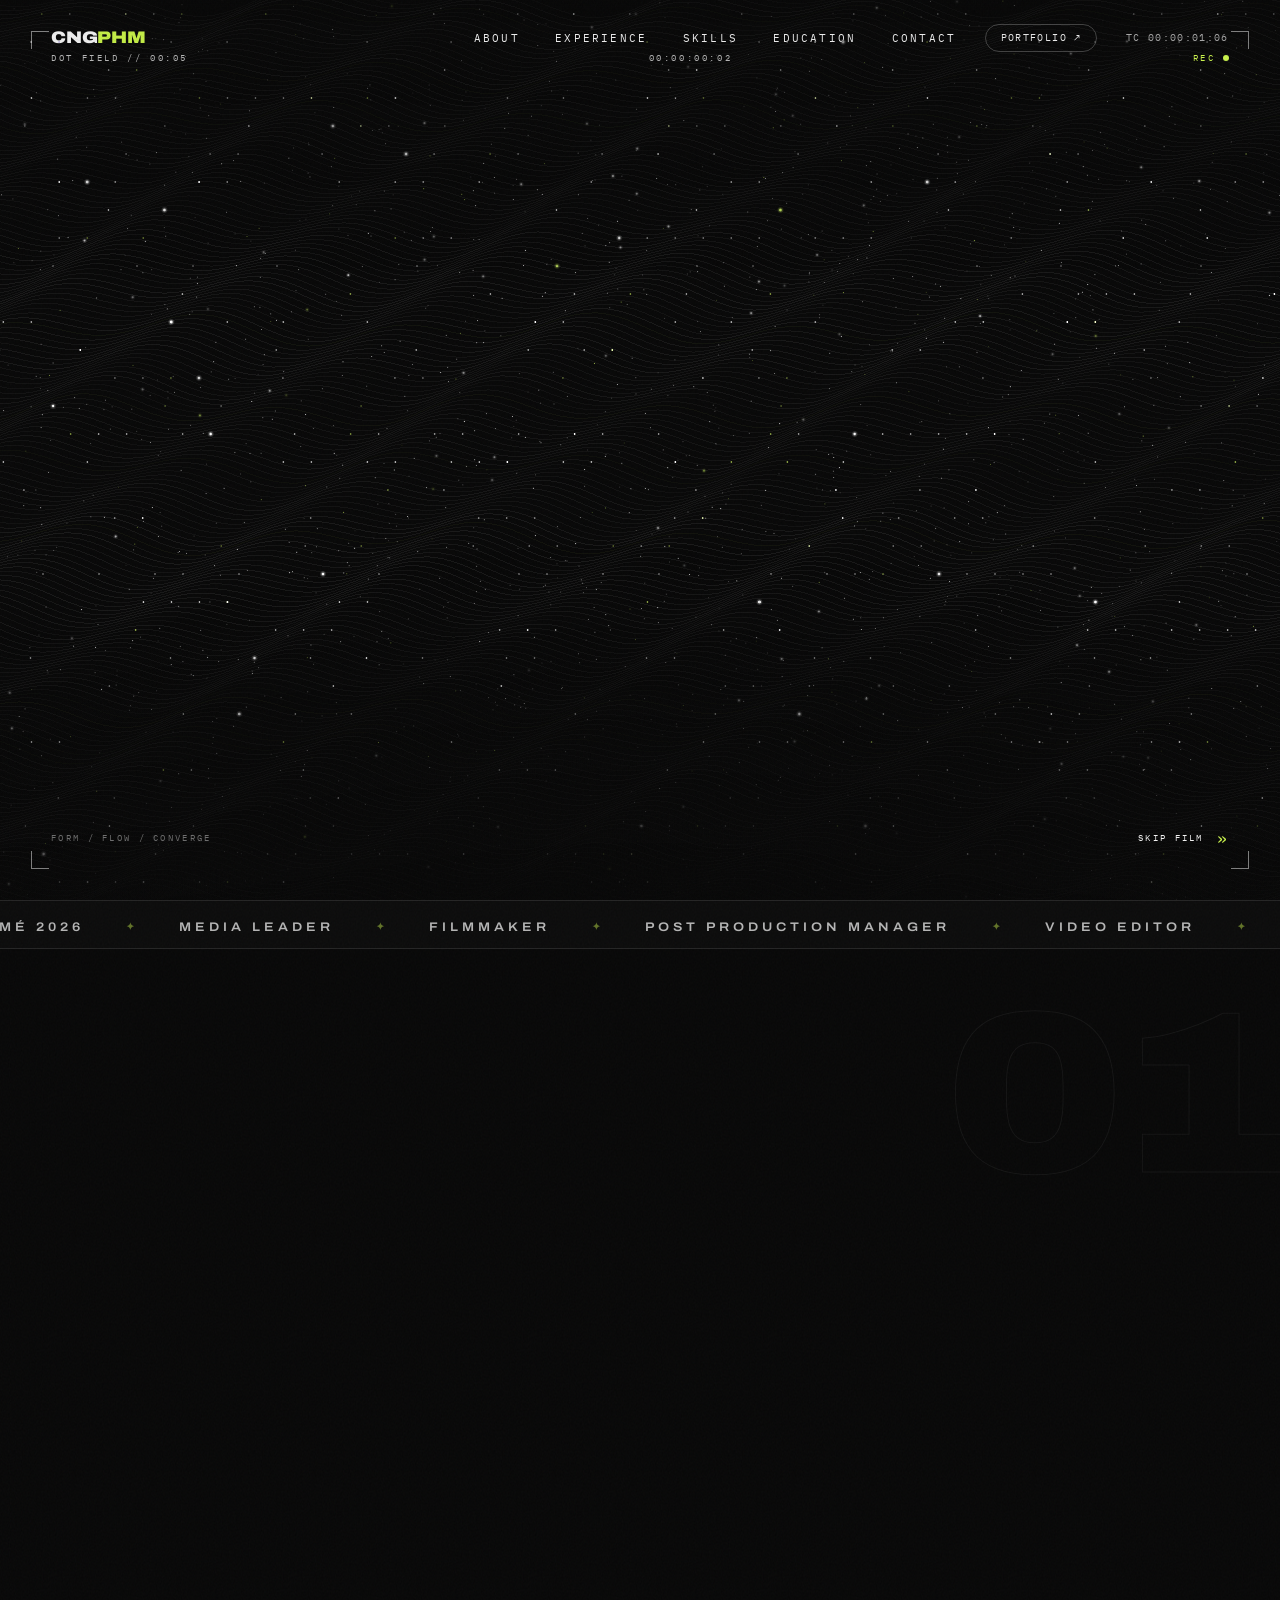
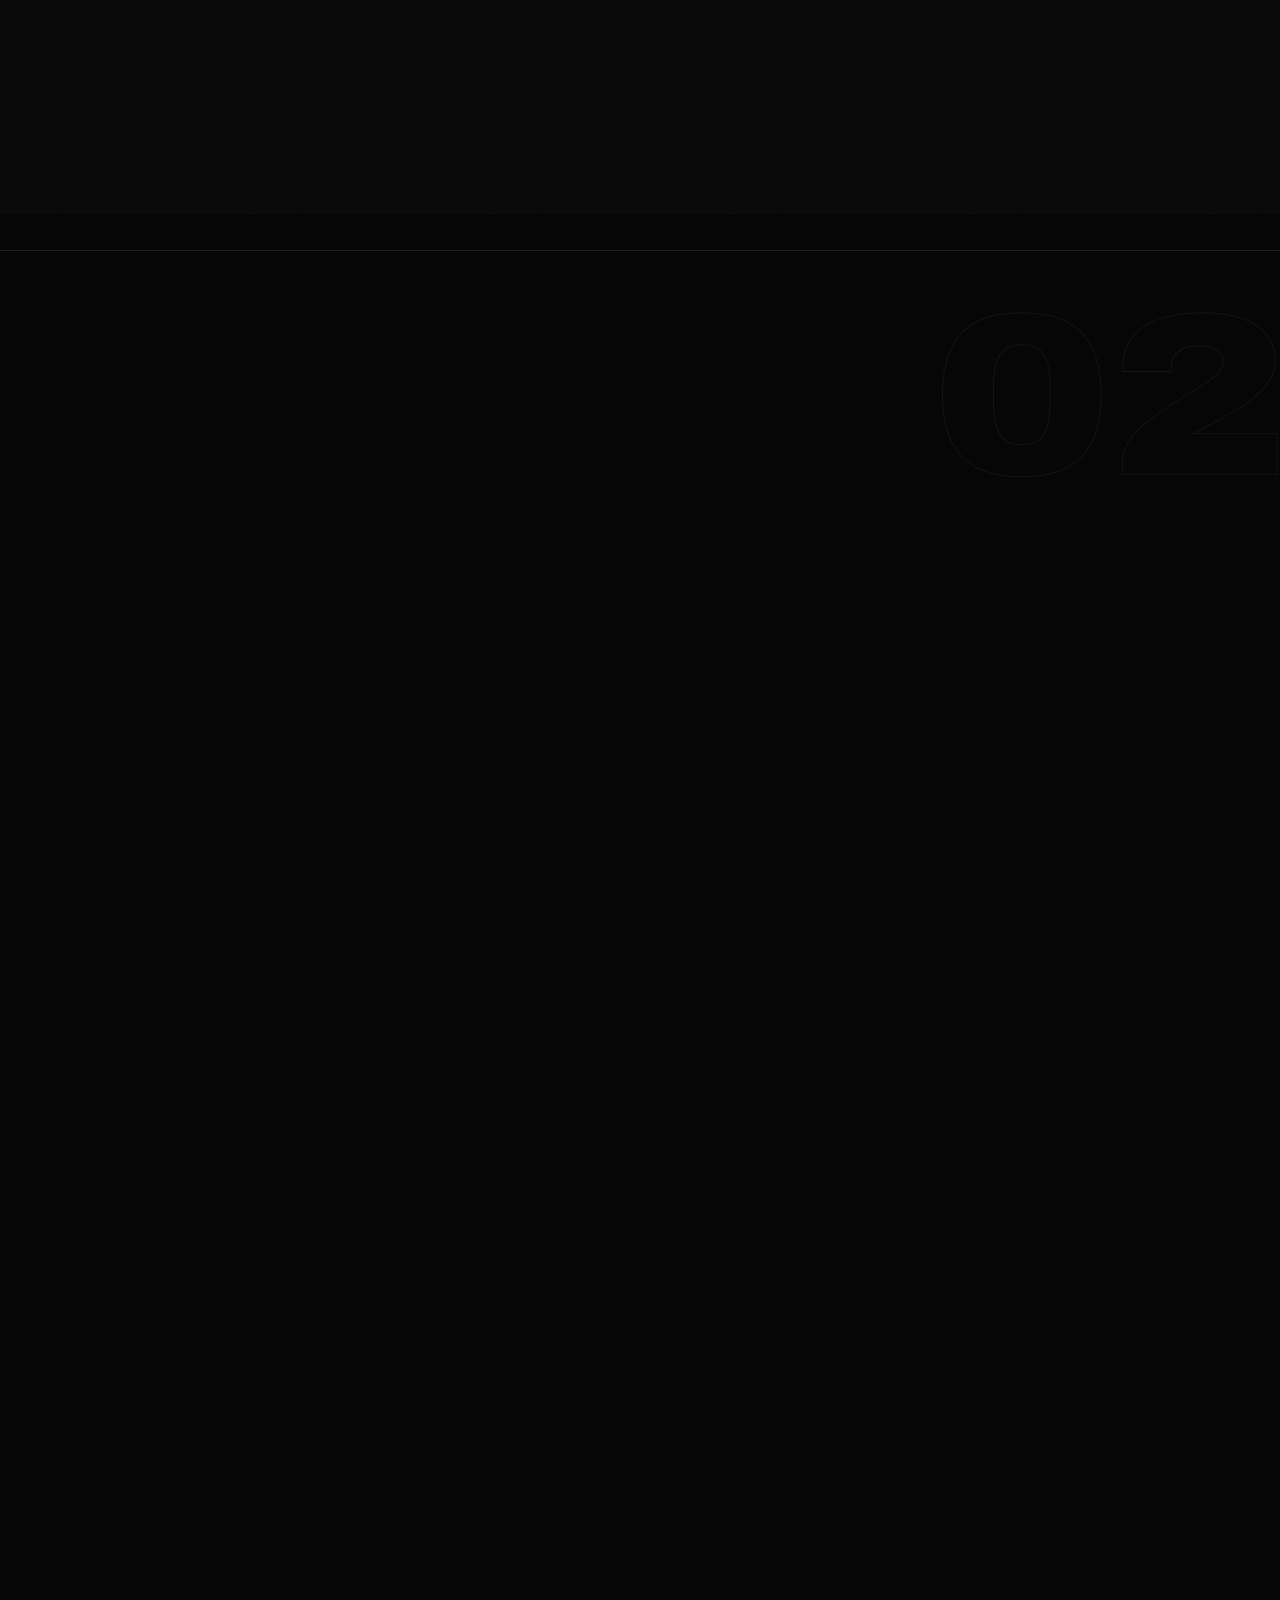
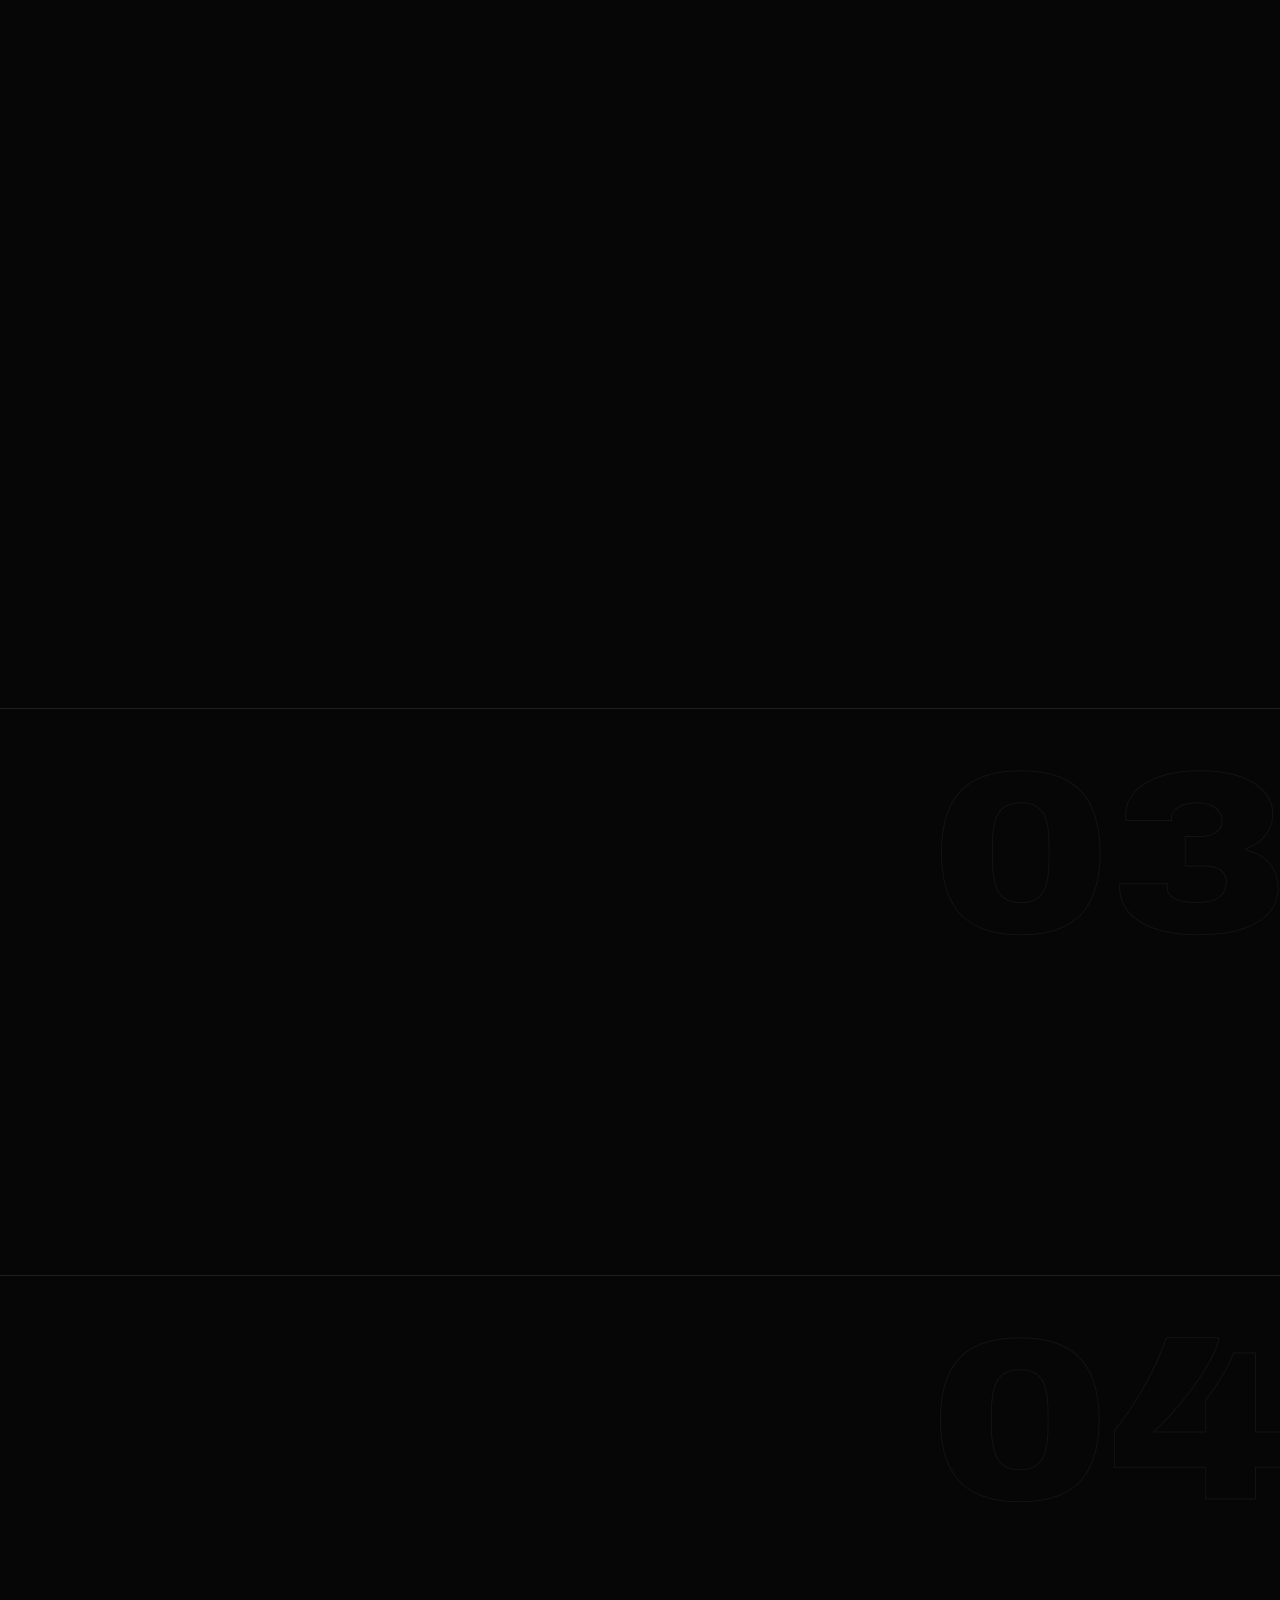
<file: resume/index.html>
<!DOCTYPE html>
<html lang="en">
<head>
  <meta charset="UTF-8">
  <meta http-equiv="refresh" content="0; url=/resumes/">
  <link rel="canonical" href="https://oddpig.io.vn/resumes/">
  <title>Redirecting to Résumé...</title>
</head>
<body style="background:#060606;color:#f4f4f4;font-family:sans-serif;display:grid;place-items:center;height:100vh;margin:0;">
  <p>Redirecting to <a href="/resumes/" style="color:#c9f24b;">Résumé</a>...</p>
</body>
</html>
</file>
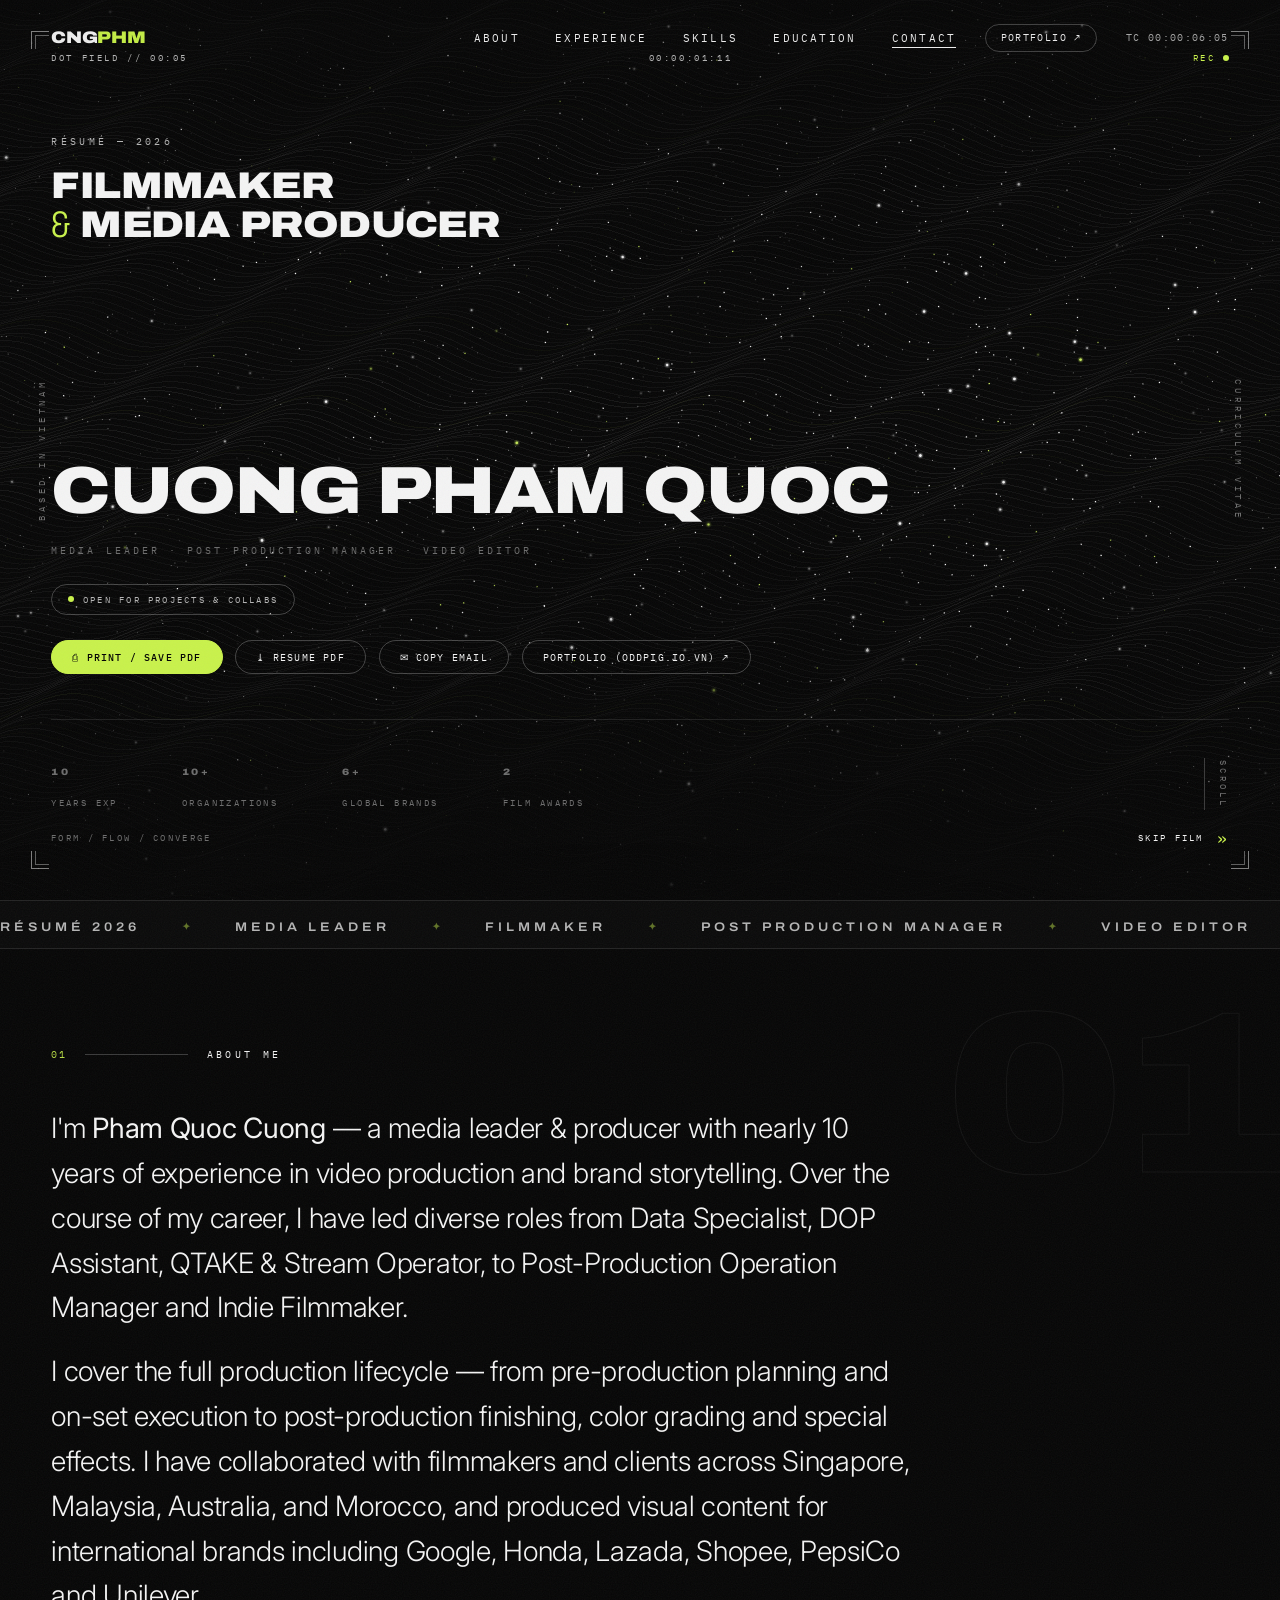
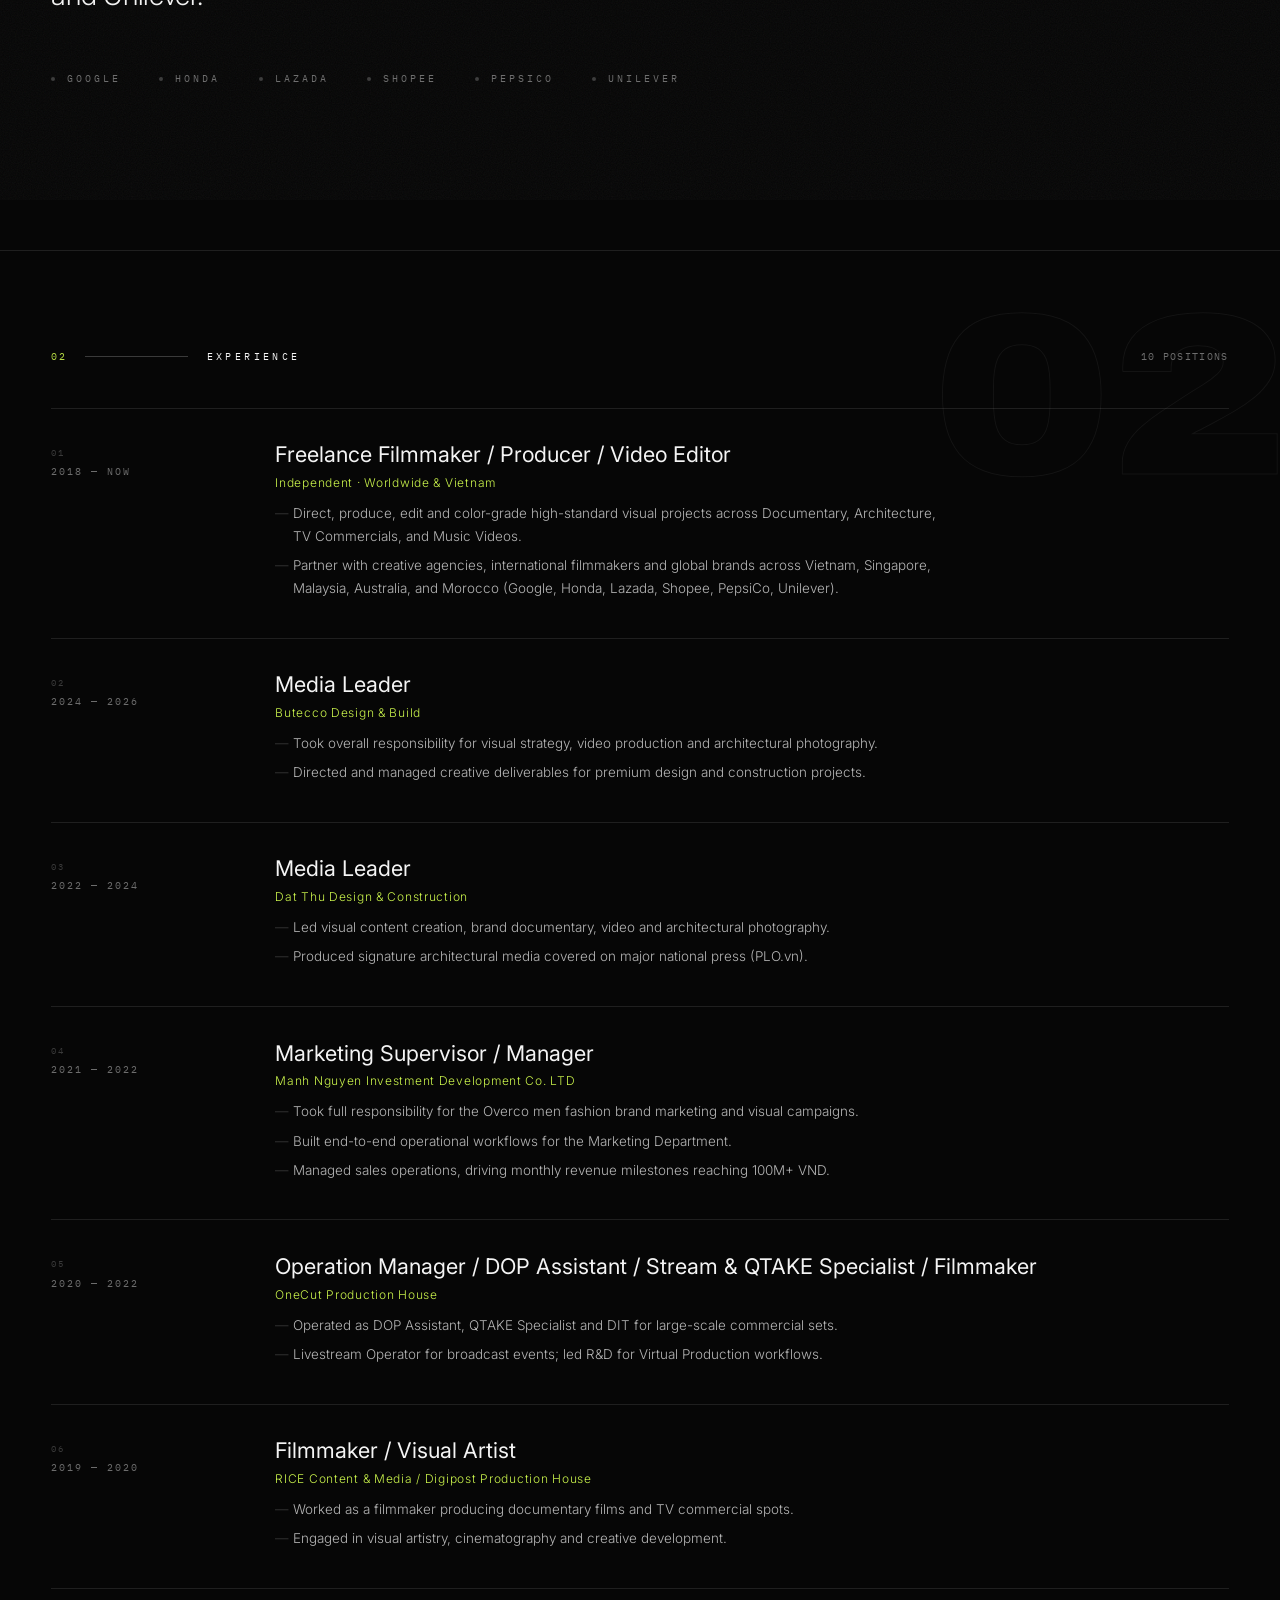
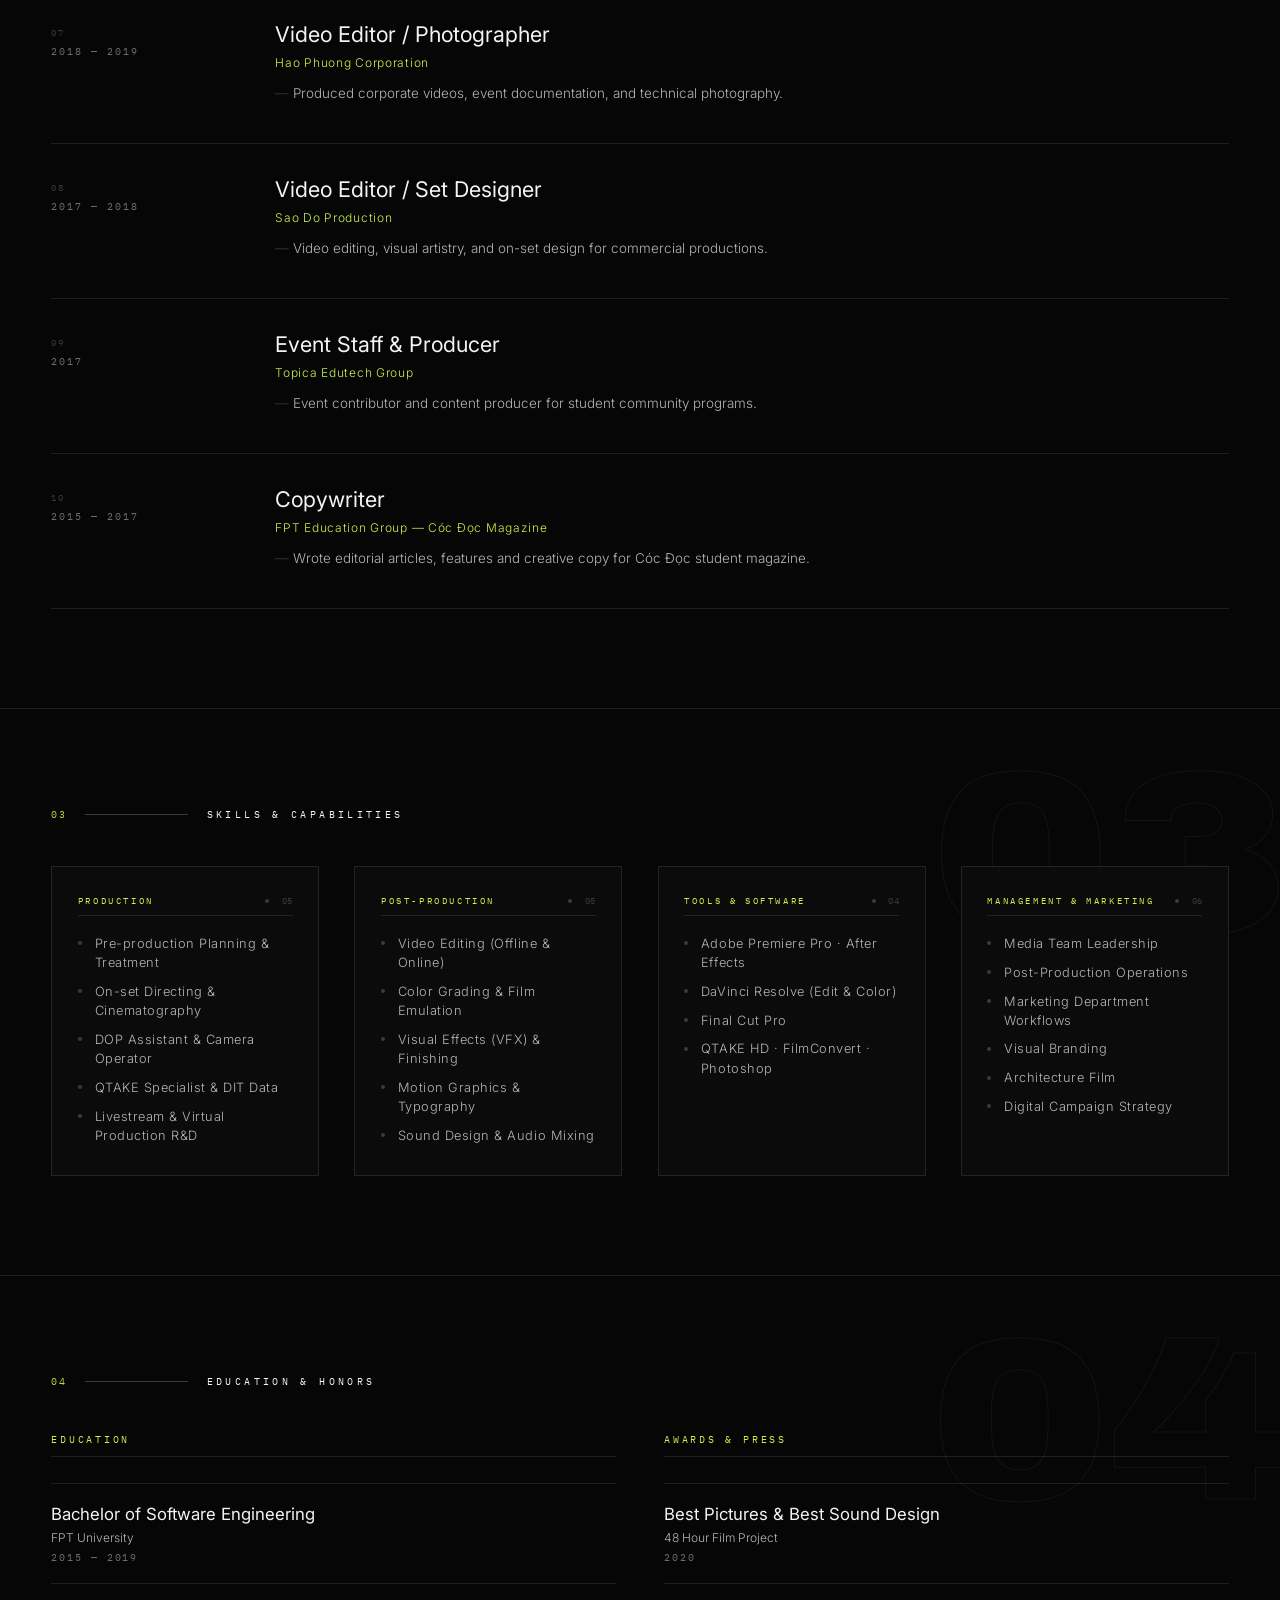
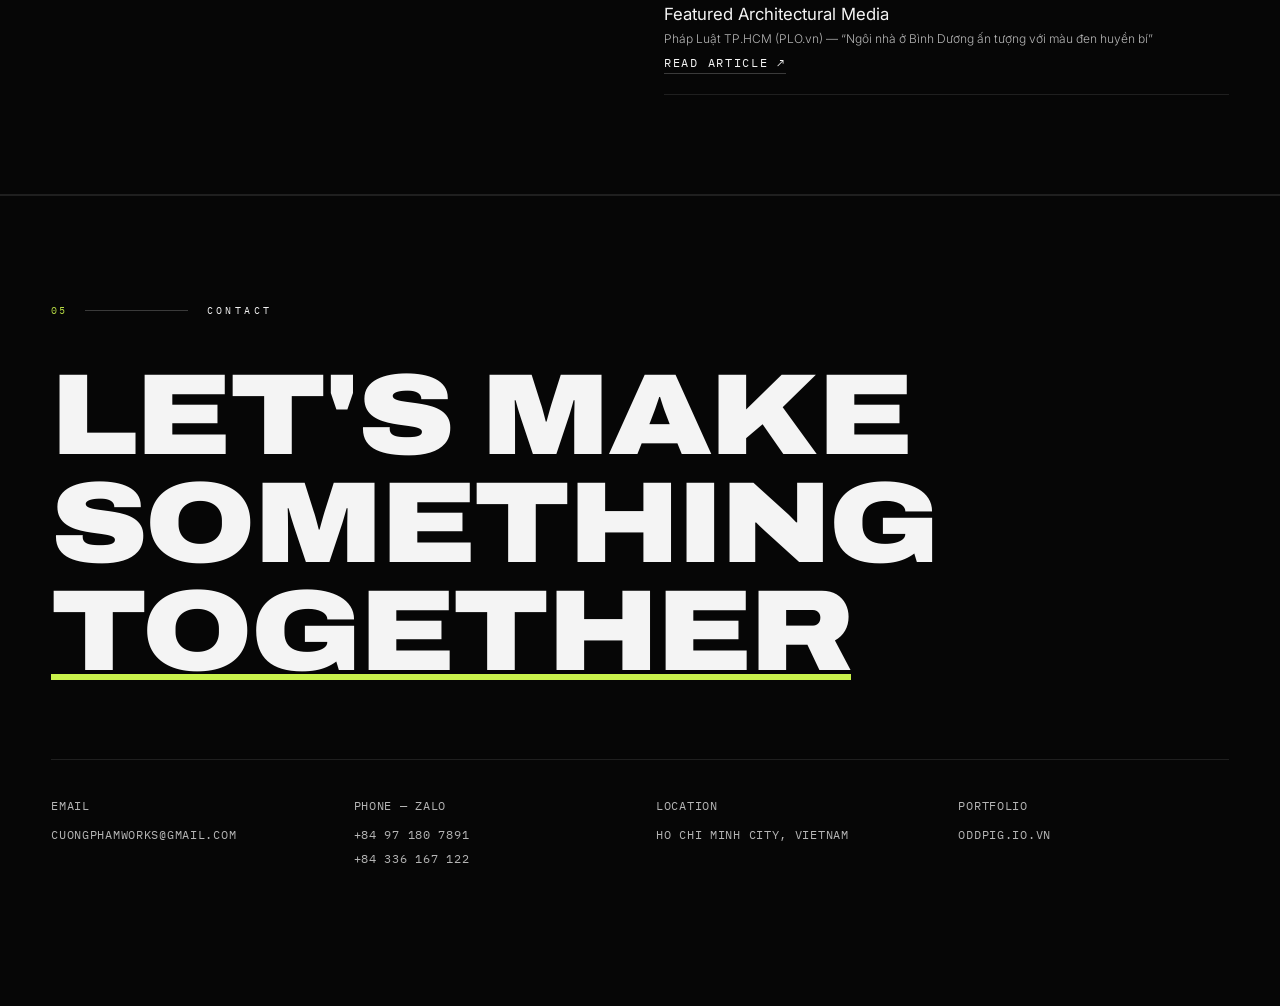
<file: resumes/index.html>
<!DOCTYPE html>
<html lang="en">
<head>
  <meta charset="UTF-8">
  <meta name="viewport" content="width=device-width, initial-scale=1.0">
  <title>Cuong Pham Quoc — Résumé · Media Leader &amp; Filmmaker</title>
  <meta name="description" content="Pham Quoc Cuong — Media Leader, Media Producer, Filmmaker, Video Editor, Operation Manager. Nearly 10 years of experience across TVC, documentary, architecture film and corporate branding.">
  <link rel="canonical" href="https://oddpig.io.vn/resumes/">

  <!-- Google Fonts -->
  <link rel="preconnect" href="https://fonts.googleapis.com">
  <link rel="preconnect" href="https://fonts.gstatic.com" crossorigin>
  <link href="https://fonts.googleapis.com/css2?family=Archivo:wdth,wght@62..125,100..900&family=IBM+Plex+Mono:wght@400;500&family=Inter:wght@300;400;500;600&display=swap" rel="stylesheet">

  <link rel="stylesheet" href="css/style.css?v=dot-film-5s-v2">
  <script>document.documentElement.classList.add('js', 'film-wait');</script>
</head>
<body>

  <!-- film grain overlay -->
  <div class="grain" aria-hidden="true"></div>

  <!-- header -->
  <header class="site-header" id="siteHeader">
    <a href="#top" class="logo display">CNG<em>PHM</em></a>
    <nav class="mono">
      <a href="#about">About</a>
      <a href="#experience">Experience</a>
      <a href="#skills">Skills</a>
      <a href="#education">Education</a>
      <a href="#contact">Contact</a>
    </nav>
    <a href="https://oddpig.io.vn" class="header-action mono" target="_blank" rel="noreferrer">PORTFOLIO ↗</a>
    <p class="tc mono" id="tcClock" aria-hidden="true">TC 00:00:00:00</p>
  </header>

  <!-- hero / résumé identity — the motion film plays as an overlay and ends here -->
  <section class="hero" id="top">
    <canvas id="heroCanvas" aria-hidden="true"></canvas>
    <div class="hero-frame intro-fade" aria-hidden="true">
      <span class="hf hf-tl"></span><span class="hf hf-tr"></span>
      <span class="hf hf-bl"></span><span class="hf hf-br"></span>
      <span class="hero-side mono">BASED IN VIETNAM</span>
      <span class="hero-side-r mono">CURRICULUM VITAE</span>
    </div>

    <!-- upper-left: crisp type lockup -->
    <div class="hero-title-wrap intro" style="--i:1" id="heroTitleWrap">
      <p class="hero-kicker mono" id="heroKicker" style="--i:0">RÉSUMÉ — 2026</p>
      <h2 class="hero-title display" id="heroTitle">Filmmaker<br><span class="amp">&amp;</span> Media Producer</h2>
    </div>

    <!-- lower-left: identity cluster -->
    <div class="hero-content">
      <p class="hero-name display intro" style="--i:2" id="heroName">CUONG PHAM QUOC</p>
      <p class="hero-loc mono intro" style="--i:3" id="heroLoc">MEDIA LEADER · POST PRODUCTION MANAGER · VIDEO EDITOR</p>

      <p class="avail mono intro" style="--i:4"><span class="dot" aria-hidden="true"></span>OPEN FOR PROJECTS &amp; COLLABS</p>

      <div class="hero-actions mono intro" style="--i:5">
        <button class="btn-pill btn-accent" onclick="window.print()">
          <span>⎙ PRINT / SAVE PDF</span>
        </button>
        <a href="Cuong-Pham-Quoc-Resume.pdf" class="btn-pill" target="_blank" rel="noreferrer">
          <span>⤓ RESUME PDF</span>
        </a>
        <button class="btn-pill" onclick="copyEmail()">
          <span>✉ COPY EMAIL</span>
        </button>
        <a href="https://oddpig.io.vn" class="btn-pill" target="_blank" rel="noreferrer">
          <span>PORTFOLIO (ODDPIG.IO.VN) ↗</span>
        </a>
      </div>

      <div class="hero-meta mono intro" style="--i:6" id="heroMeta">
        <div>
          <b class="display"><span data-count="10">0</span></b>
          <span>YEARS EXP</span>
        </div>
        <div>
          <b class="display"><span data-count="10" data-suffix="+">0</span></b>
          <span>ORGANIZATIONS</span>
        </div>
        <div>
          <b class="display"><span data-count="6" data-suffix="+">0</span></b>
          <span>GLOBAL BRANDS</span>
        </div>
        <div>
          <b class="display"><span data-count="2">0</span></b>
          <span>FILM AWARDS</span>
        </div>
      </div>
    </div>

    <a class="hero-scroll mono intro" style="--i:7" href="#about" id="heroScroll" aria-label="Scroll to about">
      SCROLL<span class="hs-line"></span>
    </a>

    <!-- dot film overlay: the WebGL node field below transforms into this hero globe -->
    <div class="film-overlay" id="filmOverlay">
      <div class="film-wipe" aria-hidden="true"><span></span></div>
      <div class="film-frame" aria-hidden="true">
        <span class="film-corner film-corner-tl"></span><span class="film-corner film-corner-tr"></span>
        <span class="film-corner film-corner-bl"></span><span class="film-corner film-corner-br"></span>
      </div>
      <div class="film-hud mono" aria-hidden="true">
        <span>DOT FIELD // 00:05</span>
        <span id="filmTime">00:00:00:00</span>
        <span>REC <i></i></span>
      </div>
      <div class="film-logo display" id="filmLogo" aria-label="CNGPHM">CNG<em>PHM</em></div>
      <div class="film-bottom mono">
        <span>FORM / FLOW / CONVERGE</span>
        <button class="film-skip mono" id="filmSkip" type="button">SKIP FILM <b>»</b></button>
      </div>
    </div>
  </section>

  <!-- marquee -->
  <div class="marquee" aria-hidden="true">
    <div class="marquee-track" id="marqueeTrack"></div>
  </div>

  <!-- section 01: about -->
  <section class="resume-section" id="about">
    <span class="sec-mark" aria-hidden="true">01</span>
    <div class="sec-head" data-reveal>
      <span class="sec-num mono">01</span>
      <span class="sec-rule"></span>
      <span class="sec-title-label mono">ABOUT ME</span>
    </div>
    <p class="about-lead" data-reveal>
      I'm <b>Pham Quoc Cuong</b> — a media leader &amp; producer with nearly 10 years of
      experience in video production and brand storytelling. Over the course of my career,
      I have led diverse roles from Data Specialist, DOP Assistant, QTAKE &amp; Stream Operator,
      to Post-Production Operation Manager and Indie Filmmaker.
    </p>
    <p class="about-lead" style="margin-top: 1.2rem" data-reveal>
      I cover the full production lifecycle — from pre-production planning and on-set execution
      to post-production finishing, color grading and special effects. I have collaborated with
      filmmakers and clients across Singapore, Malaysia, Australia, and Morocco, and produced visual
      content for international brands including Google, Honda, Lazada, Shopee, PepsiCo and Unilever.
    </p>

    <div class="brands mono" aria-label="Brands worked with" data-reveal>
      <span>GOOGLE</span>
      <span>HONDA</span>
      <span>LAZADA</span>
      <span>SHOPEE</span>
      <span>PEPSICO</span>
      <span>UNILEVER</span>
    </div>

    <div class="about-contact-inline" data-reveal>
      <a href="mailto:cuongphamworks@gmail.com">cuongphamworks@gmail.com</a>
      <a href="tel:+84971807891">+84 97 180 7891</a>
      <span class="zalo-pill mono">ZALO</span>
      <a href="tel:+84336167122">+84 336 167 122</a>
    </div>
  </section>

  <!-- section 02: experience -->
  <section class="resume-section" id="experience">
    <span class="sec-mark" aria-hidden="true">02</span>
    <div class="sec-head" data-reveal>
      <span class="sec-num mono">02</span>
      <span class="sec-rule"></span>
      <span class="sec-title-label mono">EXPERIENCE</span>
      <span class="sec-count mono">10 POSITIONS</span>
    </div>

    <div class="exp-list" data-stagger>
      <!-- 1. Freelance Filmmaker / Producer / Video Editor -->
      <article class="exp-item" data-reveal>
        <time class="exp-date mono"><span class="exp-idx" aria-hidden="true">01</span>2018 — NOW</time>
        <div>
          <h3 class="exp-role">Freelance Filmmaker / Producer / Video Editor</h3>
          <p class="exp-company">Independent · Worldwide &amp; Vietnam</p>
          <ul class="exp-desc">
            <li>Direct, produce, edit and color-grade high-standard visual projects across Documentary, Architecture, TV Commercials, and Music Videos.</li>
            <li>Partner with creative agencies, international filmmakers and global brands across Vietnam, Singapore, Malaysia, Australia, and Morocco (Google, Honda, Lazada, Shopee, PepsiCo, Unilever).</li>
          </ul>
        </div>
      </article>

      <!-- 2. Butecco -->
      <article class="exp-item" data-reveal>
        <time class="exp-date mono"><span class="exp-idx" aria-hidden="true">02</span>2024 — 2026</time>
        <div>
          <h3 class="exp-role">Media Leader</h3>
          <p class="exp-company">Butecco Design &amp; Build</p>
          <ul class="exp-desc">
            <li>Took overall responsibility for visual strategy, video production and architectural photography.</li>
            <li>Directed and managed creative deliverables for premium design and construction projects.</li>
          </ul>
        </div>
      </article>

      <!-- 3. Dat Thu -->
      <article class="exp-item" data-reveal>
        <time class="exp-date mono"><span class="exp-idx" aria-hidden="true">03</span>2022 — 2024</time>
        <div>
          <h3 class="exp-role">Media Leader</h3>
          <p class="exp-company">Dat Thu Design &amp; Construction</p>
          <ul class="exp-desc">
            <li>Led visual content creation, brand documentary, video and architectural photography.</li>
            <li>Produced signature architectural media covered on major national press (PLO.vn).</li>
          </ul>
        </div>
      </article>

      <!-- 4. Manh Nguyen / Overco -->
      <article class="exp-item" data-reveal>
        <time class="exp-date mono"><span class="exp-idx" aria-hidden="true">04</span>2021 — 2022</time>
        <div>
          <h3 class="exp-role">Marketing Supervisor / Manager</h3>
          <p class="exp-company">Manh Nguyen Investment Development Co. LTD</p>
          <ul class="exp-desc">
            <li>Took full responsibility for the Overco men fashion brand marketing and visual campaigns.</li>
            <li>Built end-to-end operational workflows for the Marketing Department.</li>
            <li>Managed sales operations, driving monthly revenue milestones reaching 100M+ VND.</li>
          </ul>
        </div>
      </article>

      <!-- 5. OneCut -->
      <article class="exp-item" data-reveal>
        <time class="exp-date mono"><span class="exp-idx" aria-hidden="true">05</span>2020 — 2022</time>
        <div>
          <h3 class="exp-role">Operation Manager / DOP Assistant / Stream &amp; QTAKE Specialist / Filmmaker</h3>
          <p class="exp-company">OneCut Production House</p>
          <ul class="exp-desc">
            <li>Operated as DOP Assistant, QTAKE Specialist and DIT for large-scale commercial sets.</li>
            <li>Livestream Operator for broadcast events; led R&amp;D for Virtual Production workflows.</li>
          </ul>
        </div>
      </article>

      <!-- 6. RICE / Digipost -->
      <article class="exp-item" data-reveal>
        <time class="exp-date mono"><span class="exp-idx" aria-hidden="true">06</span>2019 — 2020</time>
        <div>
          <h3 class="exp-role">Filmmaker / Visual Artist</h3>
          <p class="exp-company">RICE Content &amp; Media / Digipost Production House</p>
          <ul class="exp-desc">
            <li>Worked as a filmmaker producing documentary films and TV commercial spots.</li>
            <li>Engaged in visual artistry, cinematography and creative development.</li>
          </ul>
        </div>
      </article>

      <!-- 7. Hao Phuong -->
      <article class="exp-item" data-reveal>
        <time class="exp-date mono"><span class="exp-idx" aria-hidden="true">07</span>2018 — 2019</time>
        <div>
          <h3 class="exp-role">Video Editor / Photographer</h3>
          <p class="exp-company">Hao Phuong Corporation</p>
          <ul class="exp-desc">
            <li>Produced corporate videos, event documentation, and technical photography.</li>
          </ul>
        </div>
      </article>

      <!-- 8. Sao Do -->
      <article class="exp-item" data-reveal>
        <time class="exp-date mono"><span class="exp-idx" aria-hidden="true">08</span>2017 — 2018</time>
        <div>
          <h3 class="exp-role">Video Editor / Set Designer</h3>
          <p class="exp-company">Sao Do Production</p>
          <ul class="exp-desc">
            <li>Video editing, visual artistry, and on-set design for commercial productions.</li>
          </ul>
        </div>
      </article>

      <!-- 9. Topica -->
      <article class="exp-item" data-reveal>
        <time class="exp-date mono"><span class="exp-idx" aria-hidden="true">09</span>2017</time>
        <div>
          <h3 class="exp-role">Event Staff &amp; Producer</h3>
          <p class="exp-company">Topica Edutech Group</p>
          <ul class="exp-desc">
            <li>Event contributor and content producer for student community programs.</li>
          </ul>
        </div>
      </article>

      <!-- 10. FPT Education -->
      <article class="exp-item" data-reveal>
        <time class="exp-date mono"><span class="exp-idx" aria-hidden="true">10</span>2015 — 2017</time>
        <div>
          <h3 class="exp-role">Copywriter</h3>
          <p class="exp-company">FPT Education Group — Cóc Đọc Magazine</p>
          <ul class="exp-desc">
            <li>Wrote editorial articles, features and creative copy for Cóc Đọc student magazine.</li>
          </ul>
        </div>
      </article>
    </div>
  </section>

  <!-- section 03: skills -->
  <section class="resume-section" id="skills">
    <span class="sec-mark" aria-hidden="true">03</span>
    <div class="sec-head" data-reveal>
      <span class="sec-num mono">03</span>
      <span class="sec-rule"></span>
      <span class="sec-title-label mono">SKILLS &amp; CAPABILITIES</span>
    </div>

    <div class="skills-grid" data-stagger>
      <div class="skill-group" data-reveal>
        <p class="skill-label mono">PRODUCTION<span class="cnt">05</span></p>
        <span>Pre-production Planning &amp; Treatment</span>
        <span>On-set Directing &amp; Cinematography</span>
        <span>DOP Assistant &amp; Camera Operator</span>
        <span>QTAKE Specialist &amp; DIT Data</span>
        <span>Livestream &amp; Virtual Production R&amp;D</span>
      </div>

      <div class="skill-group" data-reveal>
        <p class="skill-label mono">POST-PRODUCTION<span class="cnt">05</span></p>
        <span>Video Editing (Offline &amp; Online)</span>
        <span>Color Grading &amp; Film Emulation</span>
        <span>Visual Effects (VFX) &amp; Finishing</span>
        <span>Motion Graphics &amp; Typography</span>
        <span>Sound Design &amp; Audio Mixing</span>
      </div>

      <div class="skill-group" data-reveal>
        <p class="skill-label mono">TOOLS &amp; SOFTWARE<span class="cnt">04</span></p>
        <span>Adobe Premiere Pro · After Effects</span>
        <span>DaVinci Resolve (Edit &amp; Color)</span>
        <span>Final Cut Pro</span>
        <span>QTAKE HD · FilmConvert · Photoshop</span>
      </div>

      <div class="skill-group" data-reveal>
        <p class="skill-label mono">MANAGEMENT &amp; MARKETING<span class="cnt">06</span></p>
        <span>Media Team Leadership</span>
        <span>Post-Production Operations</span>
        <span>Marketing Department Workflows</span>
        <span>Visual Branding</span>
        <span>Architecture Film</span>
        <span>Digital Campaign Strategy</span>
      </div>
    </div>
  </section>

  <!-- section 04: education & honors -->
  <section class="resume-section" id="education">
    <span class="sec-mark" aria-hidden="true">04</span>
    <div class="sec-head" data-reveal>
      <span class="sec-num mono">04</span>
      <span class="sec-rule"></span>
      <span class="sec-title-label mono">EDUCATION &amp; HONORS</span>
    </div>

    <div class="dual-grid" data-stagger>
      <div data-reveal>
        <p class="sub-sec-title mono">EDUCATION</p>
        <div class="info-item">
          <h3 class="info-title">Bachelor of Software Engineering</h3>
          <p class="info-sub">FPT University</p>
          <p class="info-meta mono">2015 — 2019</p>
        </div>
      </div>

      <div data-reveal>
        <p class="sub-sec-title mono">AWARDS &amp; PRESS</p>
        <div class="info-item">
          <h3 class="info-title">Best Pictures &amp; Best Sound Design</h3>
          <p class="info-sub">48 Hour Film Project</p>
          <p class="info-meta mono">2020</p>
        </div>
        <div class="info-item">
          <h3 class="info-title">Featured Architectural Media</h3>
          <p class="info-sub">Pháp Luật TP.HCM (PLO.vn) — “Ngôi nhà ở Bình Dương ấn tượng với màu đen huyền bí”</p>
          <a
            class="press-link mono"
            href="https://plo.vn/ngoi-nha-o-binh-duong-an-tuong-voi-mau-den-huyen-bi-post795848.html"
            target="_blank"
            rel="noreferrer"
          >
            READ ARTICLE ↗
          </a>
        </div>
      </div>
    </div>
  </section>

  <!-- section 05: contact footer -->
  <footer class="resume-footer" id="contact">
    <div class="sec-head" data-reveal>
      <span class="sec-num mono">05</span>
      <span class="sec-rule"></span>
      <span class="sec-title-label mono">CONTACT</span>
    </div>

    <h2 class="footer-h display" data-reveal>
      Let's make<br>
      something <a class="footer-mail" href="mailto:cuongphamworks@gmail.com" data-magnetic>together</a>
    </h2>

    <div class="foot-grid mono" data-stagger data-reveal>
      <div class="foot-col">
        <span class="foot-label">EMAIL</span>
        <a href="mailto:cuongphamworks@gmail.com">cuongphamworks@gmail.com</a>
      </div>
      <div class="foot-col">
        <span class="foot-label">PHONE — ZALO</span>
        <a href="tel:+84971807891">+84 97 180 7891</a>
        <a href="tel:+84336167122">+84 336 167 122</a>
      </div>
      <div class="foot-col">
        <span class="foot-label">LOCATION</span>
        <span>Ho Chi Minh City, Vietnam</span>
      </div>
      <div class="foot-col">
        <span class="foot-label">PORTFOLIO</span>
        <a href="https://oddpig.io.vn" target="_blank" rel="noreferrer">
          oddpig.io.vn
        </a>
      </div>
    </div>

    <div class="foot-base mono" data-reveal>
      <span>© 2026 — CUONG PHAM QUOC</span>
      <span>RÉSUMÉ — MONOCHROME EDITION</span>
      <a href="#top">BACK TO TOP ↑</a>
    </div>
  </footer>

  <!-- toast notification for email copy -->
  <div id="toast" class="toast mono" aria-live="polite">EMAIL COPIED TO CLIPBOARD</div>

  <!-- custom cursor -->
  <div class="cursor" id="cursor" aria-hidden="true">
    <div class="cursor-dot" id="cursorDot"></div>
    <div class="cursor-ring" id="cursorRing"></div>
  </div>

  <script>
    function copyEmail() {
      navigator.clipboard.writeText('cuongphamworks@gmail.com').then(function() {
        var toast = document.getElementById('toast');
        toast.classList.add('show');
        setTimeout(function() {
          toast.classList.remove('show');
        }, 2200);
      });
    }
  </script>

  <script defer src="js/hero.js?v=dot-film-5s-v2"></script>
  <script defer src="js/film.js?v=dot-film-5s-v2"></script>
  <script defer src="js/motion.js?v=dot-film-5s-v2"></script>
</body>
</html>
</file>
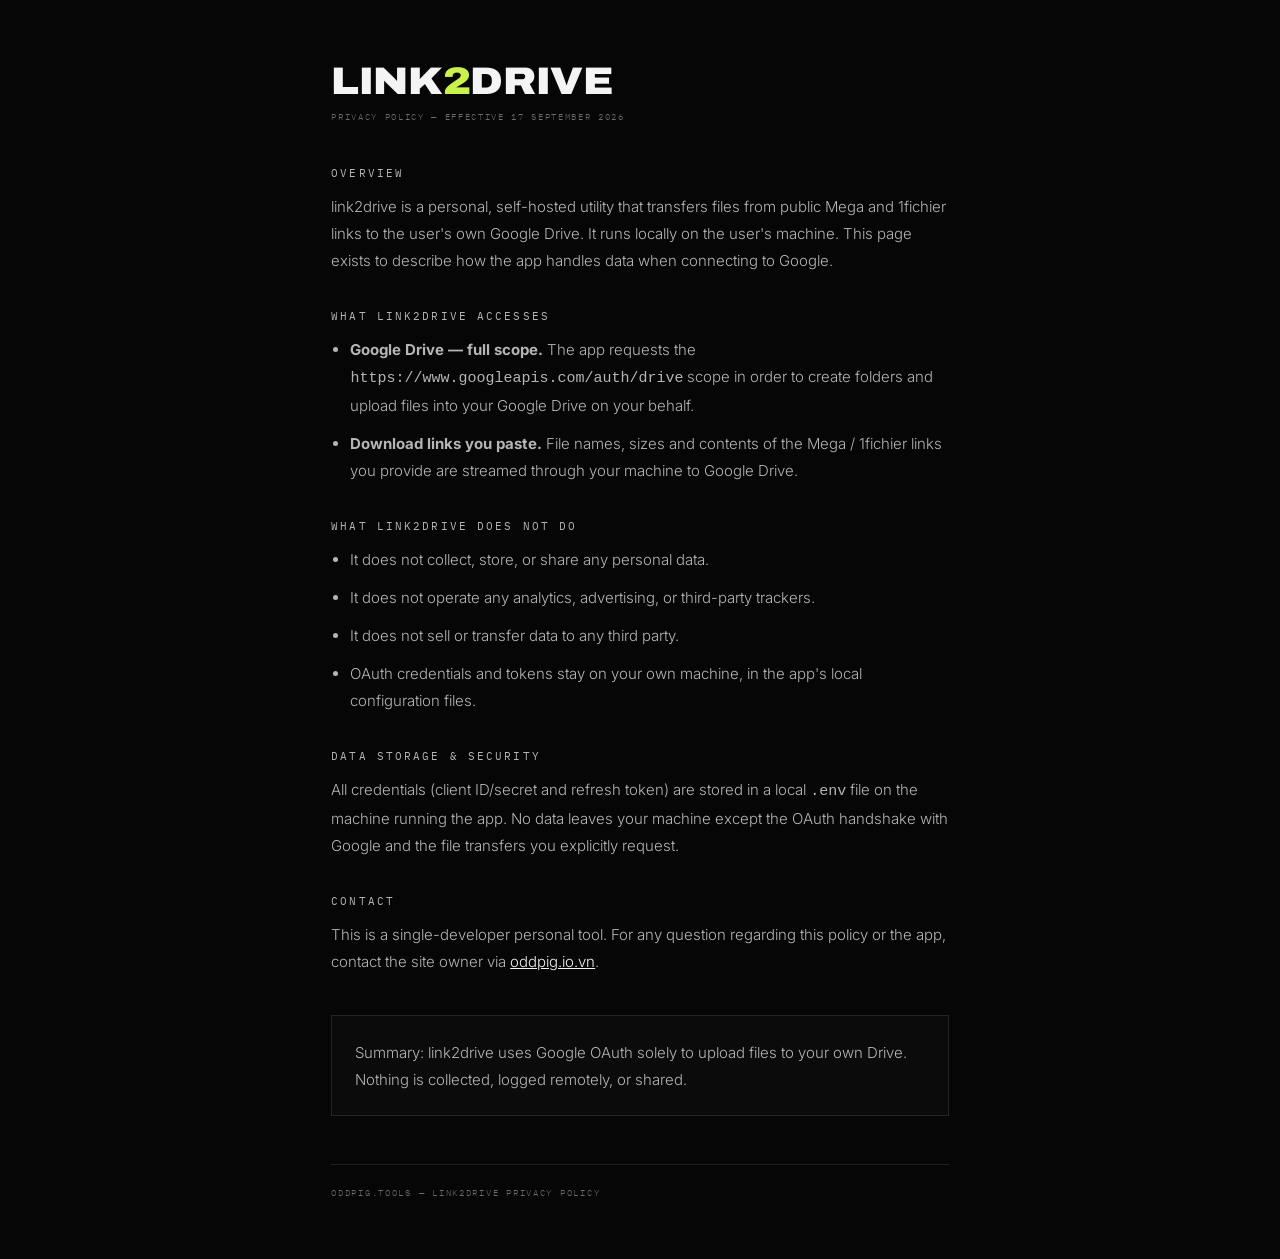
<file: link2drive/privacy.html>
<!DOCTYPE html>
<html lang="vi">
<head>
<meta charset="UTF-8">
<meta name="viewport" content="width=device-width, initial-scale=1.0">
<title>link2drive — Privacy Policy</title>
<link rel="preconnect" href="https://fonts.googleapis.com">
<link rel="preconnect" href="https://fonts.gstatic.com" crossorigin>
<link href="https://fonts.googleapis.com/css2?family=Archivo:wdth,wght@62..125,100..900&family=IBM+Plex+Mono:wght@400;500&family=Inter:wght@300;400;500&display=swap" rel="stylesheet">
<style>
  :root{
    --bg:#060606; --surface:#0b0b0b; --ink:#f4f4f4; --g1:#b5b5b5; --g2:#6d6d6d;
    --line:rgba(255,255,255,.10); --accent:#c9f24b;
    --font-d:'Archivo',sans-serif; --font-m:'IBM Plex Mono',monospace; --font-b:'Inter',sans-serif;
    --pad:clamp(1.25rem,4vw,3.5rem);
  }
  *{box-sizing:border-box;margin:0;padding:0}
  body{background:var(--bg);color:var(--ink);font-family:var(--font-b);font-weight:300;font-size:15px;-webkit-font-smoothing:antialiased}
  .wrap{max-width:720px;margin:0 auto;padding:clamp(2.5rem,7vh,4.5rem) var(--pad)}
  h1{font-family:var(--font-d);font-weight:900;font-stretch:112%;text-transform:uppercase;letter-spacing:-.01em;font-size:clamp(1.6rem,4vw,2.4rem);line-height:.95;margin-bottom:.6rem}
  h1 em{font-style:normal;color:var(--accent)}
  .date{font-family:var(--font-m);font-size:.58rem;letter-spacing:.18em;text-transform:uppercase;color:var(--g2);margin-bottom:2.5rem}
  h2{font-family:var(--font-m);font-weight:400;font-size:.66rem;letter-spacing:.2em;text-transform:uppercase;color:var(--g1);margin:2.2rem 0 .8rem}
  p,li{color:var(--g1);line-height:1.8;margin-bottom:.7rem}
  ul{padding-left:1.2rem}
  a{color:var(--ink)}
  .panel{background:var(--surface);border:1px solid var(--line);padding:1.4rem;margin-top:2.5rem}
  footer{border-top:1px solid var(--line);margin-top:3rem;padding-top:1.4rem;font-family:var(--font-m);font-size:.54rem;letter-spacing:.2em;text-transform:uppercase;color:var(--g2)}
</style>
</head>
<body>
<div class="wrap">
  <h1>LINK<em>2</em>DRIVE</h1>
  <p class="date">Privacy Policy — Effective 17 September 2026</p>

  <h2>Overview</h2>
  <p>link2drive is a personal, self-hosted utility that transfers files from public Mega and 1fichier links to the user's own Google Drive. It runs locally on the user's machine. This page exists to describe how the app handles data when connecting to Google.</p>

  <h2>What link2drive accesses</h2>
  <ul>
    <li><b>Google Drive — full scope.</b> The app requests the <code>https://www.googleapis.com/auth/drive</code> scope in order to create folders and upload files into your Google Drive on your behalf.</li>
    <li><b>Download links you paste.</b> File names, sizes and contents of the Mega / 1fichier links you provide are streamed through your machine to Google Drive.</li>
  </ul>

  <h2>What link2drive does not do</h2>
  <ul>
    <li>It does not collect, store, or share any personal data.</li>
    <li>It does not operate any analytics, advertising, or third-party trackers.</li>
    <li>It does not sell or transfer data to any third party.</li>
    <li>OAuth credentials and tokens stay on your own machine, in the app's local configuration files.</li>
  </ul>

  <h2>Data storage &amp; security</h2>
  <p>All credentials (client ID/secret and refresh token) are stored in a local <code>.env</code> file on the machine running the app. No data leaves your machine except the OAuth handshake with Google and the file transfers you explicitly request.</p>

  <h2>Contact</h2>
  <p>This is a single-developer personal tool. For any question regarding this policy or the app, contact the site owner via <a href="https://oddpig.io.vn">oddpig.io.vn</a>.</p>

  <div class="panel">
    <p style="margin:0">Summary: link2drive uses Google OAuth solely to upload files to your own Drive. Nothing is collected, logged remotely, or shared.</p>
  </div>

  <footer>ODDPIG.TOOLS — LINK2DRIVE PRIVACY POLICY</footer>
</div>
</body>
</html>
</file>
<file: resumes/css/style.css>
/* ============================================================
   ODDPIG / CNGPHM — RESUME (MONOCHROME CINEMA EDITION)
   URL: oddpig.io.vn/resumes/
   ============================================================ */

:root {
  --bg: #060606;
  --surface: #0b0b0b;
  --ink: #f4f4f4;
  --g1: #b5b5b5;
  --g2: #6d6d6d;
  --g3: #3a3a3a;
  --line: rgba(255, 255, 255, 0.10);
  --line2: rgba(255, 255, 255, 0.24);
  --accent: #c9f24b;
  --font-d: 'Archivo', sans-serif;
  --font-m: 'IBM Plex Mono', monospace;
  --font-b: 'Inter', sans-serif;
  --pad: clamp(1.25rem, 4vw, 3.5rem);
  --ease: cubic-bezier(.19, 1, .22, 1);
}

*, *::before, *::after {
  margin: 0;
  padding: 0;
  box-sizing: border-box;
}

html {
  background: var(--bg);
  scroll-behavior: smooth;
  color-scheme: dark;
  overflow-x: clip;
}

body {
  background: var(--bg);
  color: var(--ink);
  font-family: var(--font-b);
  font-weight: 300;
  overflow-x: clip;
  -webkit-font-smoothing: antialiased;
}

::selection {
  background: var(--accent);
  color: #000;
}

::-webkit-scrollbar { width: 9px; }
::-webkit-scrollbar-track { background: #000; }
::-webkit-scrollbar-thumb {
  background: #242424;
  border: 2px solid #000;
  border-radius: 99px;
}
::-webkit-scrollbar-thumb:hover { background: #4a4a4a; }

:focus-visible {
  outline: 1px solid var(--ink);
  outline-offset: 3px;
}

a {
  -webkit-tap-highlight-color: transparent;
  color: inherit;
}

button {
  font: inherit;
  cursor: pointer;
  background: none;
  border: none;
  color: inherit;
}

/* ============ typography utilities ============ */
.display {
  font-family: var(--font-d);
  font-weight: 900;
  font-stretch: 118%;
  text-transform: uppercase;
  letter-spacing: -.015em;
  line-height: .94;
}

.mono {
  font-family: var(--font-m);
  font-weight: 400;
  letter-spacing: .14em;
  text-transform: uppercase;
}

/* ============ film grain ============ */
.grain {
  position: fixed;
  inset: -100%;
  z-index: 998;
  pointer-events: none;
  opacity: .055;
  background-image: url("data:image/svg+xml,%3Csvg xmlns='http://www.w3.org/2000/svg' width='240' height='240'%3E%3Cfilter id='n'%3E%3CfeTurbulence type='fractalNoise' baseFrequency='0.85' numOctaves='2' stitchTiles='stitch'/%3E%3C/filter%3E%3Crect width='100%25' height='100%25' filter='url(%23n)'/%3E%3C/svg%3E");
  animation: grainShift 1.1s steps(4) infinite;
}

@keyframes grainShift {
  0% { transform: translate(0, 0); }
  25% { transform: translate(-2%, 3%); }
  50% { transform: translate(3%, -2%); }
  75% { transform: translate(-3%, -3%); }
  100% { transform: translate(0, 0); }
}

/* ============ header ============ */
header.site-header {
  position: fixed;
  top: 0;
  left: 0;
  right: 0;
  z-index: 900;
  display: flex;
  align-items: center;
  justify-content: space-between;
  gap: 1.8rem;
  padding: 1.5rem var(--pad);
  mix-blend-mode: difference;
}

.logo {
  font-size: 1.05rem;
  text-decoration: none;
  color: var(--ink);
}

.logo em {
  font-style: normal;
  color: var(--accent);
}

.site-header nav {
  display: flex;
  gap: 2.2rem;
  margin-left: auto;
}

.site-header nav a {
  color: var(--ink);
  text-decoration: none;
  font-size: .66rem;
  text-transform: uppercase;
  position: relative;
  padding: .2rem 0;
}

.site-header nav a::after {
  content: '';
  position: absolute;
  left: 0;
  bottom: 0;
  height: 1px;
  width: 100%;
  background: var(--ink);
  transform: scaleX(0);
  transform-origin: right;
  transition: transform .4s var(--ease);
}

.site-header nav a:hover::after {
  transform: scaleX(1);
  transform-origin: left;
}

.header-action {
  font-size: .62rem;
  padding: .4rem .9rem;
  border: 1px solid var(--line2);
  border-radius: 99px;
  color: var(--ink);
  text-decoration: none;
  transition: all .25s;
}

.header-action:hover {
  background: var(--ink);
  color: #000;
  border-color: var(--ink);
}

.tc {
  font-size: .6rem;
  color: var(--ink);
  opacity: .7;
  font-variant-numeric: tabular-nums;
  min-width: 14ch;
  text-align: right;
}

/* ============ motion film — kinetic logo showreel overlay ============
   Lives INSIDE the hero: plays 15s, then fades out so the hero intro
   ends exactly on the deployed end frame (globe + lockup). */
.film-overlay {
  position: absolute;
  inset: 0;
  z-index: 10;
  overflow: hidden;
  background: transparent;
  transition: opacity .9s ease .1s;
}

html:not(.js) .film-overlay { display: none; }

.film-overlay.film-end {
  opacity: 0;
  pointer-events: none;
}

/* hero intro waits for the film, then plays into the end frame */
html.film-wait .hero .intro,
html.film-wait .hero .intro-fade { animation-play-state: paused !important; }

#filmCanvas {
  position: absolute;
  inset: 0;
  z-index: 0;
  width: 100%;
  height: 100%;
  pointer-events: none;
}

.film-flash {
  position: absolute;
  inset: 0;
  z-index: 6;
  pointer-events: none;
  background: #fff;
  opacity: var(--film-flash, 0);
}

.film-flash.lime { background: var(--accent); }

/* ============ dot-film overlay override ============
   The WebGL hero is now the only visual film layer. Keep the DOM
   overlay deliberately minimal: HUD, logo payoff and a real line wipe. */
.film-overlay::before,
.film-overlay::after,
.film-strips,
.film-stage,
.film-word { display: none !important; }

.film-logo {
  position: absolute;
  z-index: 5;
  left: 50%;
  top: 50%;
  transform: translate(-50%,-50%) scale(1.16);
  font-family: var(--font-d);
  font-weight: 900;
  font-stretch: 125%;
  text-transform: uppercase;
  font-size: clamp(4rem,17vw,20rem);
  line-height: .8;
  letter-spacing: -.095em;
  color: var(--ink);
  opacity: 0;
  white-space: nowrap;
  pointer-events: none;
  transition: opacity .12s linear;
}
.film-logo em { color: var(--accent); font-style: normal; }

.film-wipe {
  position: absolute;
  inset: 0;
  z-index: 12;
  pointer-events: none;
  display: flex;
  align-items: center;
  justify-content: center;
}
.film-wipe span {
  display: block;
  width: 0;
  height: 8px;
  background: var(--accent);
  box-shadow: 0 0 24px rgba(201,242,75,.65);
}
.film-overlay.film-wipe-run .film-wipe span { animation: dotWipe .48s cubic-bezier(.65,0,.35,1) forwards; }
@keyframes dotWipe {
  0% { width: 0; height: 8px; }
  42% { width: 100vw; height: 8px; }
  100% { width: 100vw; height: 100vh; }
}

/* ---- kinetic line strips: ticker bars sweeping across ---- */
.film-strips { position: absolute; inset: 0; z-index: 2; pointer-events: none; }

.film-strip {
  position: absolute;
  left: 0;
  right: 0;
  overflow: hidden;
  padding: .5rem 0;
  opacity: 0;
  transform: translateY(24px);
  transition: opacity .45s ease, transform .55s var(--ease);
}

.film-strip .track {
  display: inline-flex;
  white-space: nowrap;
  will-change: transform;
  animation: stripScroll 18s linear infinite;
  font-size: .62rem;
  letter-spacing: .32em;
  color: var(--g1);
}

.film-strip .track .half { display: inline-flex; }
.film-strip .track span { margin-right: 2.8rem; }
.film-strip .track .dot { color: var(--accent); margin-right: 2.8rem; }

.film-strip.rev .track { animation-direction: reverse; }
.film-strip.limebar { background: var(--accent); }
.film-strip.limebar .track { color: #000; font-weight: 500; }
.film-strip.limebar .track .dot { color: #000; opacity: .55; }

.film-strip.s1 { top: 23%; }
.film-strip.s2 { bottom: 22%; }
.film-strip.s2 .track { animation-duration: 14s; }

@keyframes stripScroll { to { transform: translateX(-50%); } }

/* strips are the continuous tempo connector, not scene decoration */
.film-overlay[data-seq="1"] .film-strip.s1,
.film-overlay[data-seq="2"] .film-strip.s1,
.film-overlay[data-seq="3"] .film-strip.s1 { opacity: .82; transform: translateY(0); }
/* pre-roll strip lime before logo; it accelerates only during the landing */
.film-overlay.logo-approach .film-strip.s2,
.film-overlay[data-seq="4"] .film-strip.s2 { opacity: 1; transform: translateY(0); }
.film-overlay[data-seq="4"] .film-strip.s1 .track { animation-duration: 11s; }
.film-overlay[data-seq="4"] .film-strip.s2 .track { animation-duration: 7.5s; }
/* corners intensify as the final sweep crosses into the real hero frame */
.film-overlay[data-seq="5"] .film-corner { border-color: var(--accent); }

.film-overlay::before,
.film-overlay::after {
  content: '';
  position: absolute;
  inset: 0;
  z-index: 1;
  pointer-events: none;
}

.film-overlay::before {
  background:
    radial-gradient(ellipse 72% 66% at 50% 50%, transparent 32%, rgba(4,4,4,.28) 80%, rgba(4,4,4,.48) 100%),
    linear-gradient(90deg, rgba(4,4,4,.36) 0%, transparent 42%, rgba(4,4,4,.36) 100%);
}

.film-overlay::after {
  opacity: .2;
  background-image:
    linear-gradient(rgba(255,255,255,.07) 1px, transparent 1px),
    linear-gradient(90deg, rgba(255,255,255,.07) 1px, transparent 1px);
  background-size: 4.5vw 4.5vw;
  mask-image: radial-gradient(ellipse 62% 62% at 50% 50%, #000 18%, transparent 76%);
}

.film-frame {
  position: absolute;
  z-index: 3;
  inset: clamp(1rem, 2.4vw, 2.2rem);
  pointer-events: none;
}

.film-corner {
  position: absolute;
  width: 18px;
  height: 18px;
  border: 0 solid rgba(255,255,255,.48);
}

.film-corner-tl { top: 0; left: 0; border-top-width: 1px; border-left-width: 1px; }
.film-corner-tr { top: 0; right: 0; border-top-width: 1px; border-right-width: 1px; }
.film-corner-bl { bottom: 0; left: 0; border-bottom-width: 1px; border-left-width: 1px; }
.film-corner-br { bottom: 0; right: 0; border-bottom-width: 1px; border-right-width: 1px; }

.film-hud {
  position: absolute;
  z-index: 4;
  top: clamp(1.5rem, 4vw, 3.5rem);
  left: var(--pad);
  right: var(--pad);
  display: flex;
  justify-content: space-between;
  align-items: center;
  gap: 1rem;
  color: var(--g1);
  font-size: .58rem;
  letter-spacing: .28em;
}

.film-hud span:last-child { display: inline-flex; align-items: center; gap: .45rem; color: var(--accent); }
.film-hud i { width: 6px; height: 6px; border-radius: 50%; background: currentColor; animation: filmRec 1.1s steps(1,end) infinite; }
@keyframes filmRec { 50% { opacity: .15; } }

/* stage: everything the timeline drives */
.film-stage {
  position: absolute;
  inset: 0;
  z-index: 4;
  display: flex;
  align-items: center;
  justify-content: center;
}

.film-eyebrow {
  position: absolute;
  top: clamp(4.8rem, 12vh, 7.5rem);
  left: 50%;
  transform: translateX(-50%);
  color: var(--g2);
  font-size: .56rem;
  letter-spacing: .34em;
  white-space: nowrap;
}

.film-title {
  display: flex;
  align-items: baseline;
  font-size: clamp(4rem, 17vw, 20rem);
  font-stretch: 125%;
  line-height: .8;
  letter-spacing: -.095em;
  white-space: nowrap;
  user-select: none;
  will-change: letter-spacing;
}

.film-title i {
  display: inline-block;
  font-style: normal;
  will-change: transform, opacity;
}

html.js .film-title i { opacity: 0; }

.film-title i.lm { color: var(--accent); }

/* lime ghost of the wordmark — kicks with every flash */
.film-stage::before {
  content: 'CNGPHM';
  position: absolute;
  left: 50%;
  top: 50%;
  z-index: -1;
  transform: translate(calc(-50% + var(--film-flash, 0) * 12px), -50%);
  font-family: var(--font-d);
  font-weight: 900;
  font-stretch: 125%;
  font-size: clamp(4rem, 17vw, 20rem);
  line-height: .8;
  letter-spacing: -.095em;
  color: var(--accent);
  opacity: calc(var(--film-flash, 0) * .65);
  white-space: nowrap;
  pointer-events: none;
  user-select: none;
}

/* beat-cut word — center stage of seq 01 */
.film-word {
  position: absolute;
  left: 50%;
  top: 50%;
  transform: translate(-50%, -50%);
  font-size: clamp(3rem, 13vw, 12rem);
  letter-spacing: -.03em;
  line-height: 1;
  color: var(--ink);
  white-space: nowrap;
  opacity: 0;
  pointer-events: none;
  user-select: none;
  will-change: transform, opacity;
}

.film-word.lm { color: var(--accent); }

/* rule sweeps under each word-cycle word */
.film-word::after {
  content: '';
  position: absolute;
  left: 12%;
  right: 12%;
  bottom: -.16em;
  height: 2px;
  background: var(--accent);
  transform: scaleX(var(--wrule, 0));
  transform-origin: left;
}

.film-bottom {
  position: absolute;
  z-index: 4;
  bottom: clamp(1.5rem, 4vw, 3.5rem);
  left: var(--pad);
  right: var(--pad);
  display: flex;
  align-items: center;
  justify-content: space-between;
  gap: 1rem;
  color: var(--g2);
  font-size: .57rem;
  letter-spacing: .25em;
}

.film-skip {
  display: inline-flex;
  align-items: center;
  gap: .8rem;
  color: var(--ink);
  letter-spacing: inherit;
  transition: color .3s;
}

.film-skip b { color: var(--accent); font-size: 1.05rem; font-weight: 400; font-style: normal; }
.film-skip:hover { color: var(--accent); }
.film-skip:hover b { color: var(--ink); }

/* ============ hero ============ */
.hero {
  position: relative;
  min-height: 100vh;
  min-height: 100svh;
  display: flex;
  flex-direction: column;
  justify-content: flex-end;
  padding: 0 var(--pad) clamp(5.5rem, 10vh, 8rem);
  overflow: hidden;
  isolation: isolate;
}

#heroCanvas {
  position: absolute;
  inset: 0;
  width: 100%;
  height: 100%;
  z-index: 0;
  pointer-events: none;
}

.hero::after {
  content: '';
  position: absolute;
  inset: 0;
  z-index: 1;
  pointer-events: none;
  background:
    radial-gradient(ellipse 120% 90% at 50% 110%, rgba(6,6,6,.9) 0%, transparent 55%),
    linear-gradient(to bottom, rgba(6,6,6,.55) 0%, transparent 30%, transparent 70%, rgba(6,6,6,.75) 100%);
}

.hero-frame {
  position: absolute;
  inset: clamp(1rem, 3vw, 2.2rem);
  z-index: 2;
  pointer-events: none;
}

.hf {
  position: absolute;
  width: 14px;
  height: 14px;
  border: 0 solid rgba(255, 255, 255, .35);
}

.hf-tl { top: 0; left: 0; border-top-width: 1px; border-left-width: 1px; }
.hf-tr { top: 0; right: 0; border-top-width: 1px; border-right-width: 1px; }
.hf-bl { bottom: 0; left: 0; border-bottom-width: 1px; border-left-width: 1px; }
.hf-br { bottom: 0; right: 0; border-bottom-width: 1px; border-right-width: 1px; }

.hero-side {
  position: absolute;
  left: 0;
  top: 50%;
  transform: translateY(-50%) rotate(180deg);
  writing-mode: vertical-rl;
  font-size: .58rem;
  letter-spacing: .42em;
  color: var(--g2);
}

.hero-side-r {
  position: absolute;
  right: 0;
  top: 50%;
  transform: translateY(-50%);
  writing-mode: vertical-rl;
  font-size: .58rem;
  letter-spacing: .42em;
  color: var(--g2);
}

.hero-content {
  position: relative;
  z-index: 3;
}

/* upper-left crisp type lockup */
.hero-title-wrap {
  position: absolute;
  top: clamp(6rem, 15vh, 10rem);
  left: var(--pad);
  z-index: 3;
}

.hero-kicker {
  font-size: .62rem;
  color: var(--g1);
  letter-spacing: .34em;
  margin-bottom: 1.1rem;
}

.hero-title {
  font-size: clamp(1.6rem, 2.9vw, 2.9rem);
  line-height: 1.06;
  color: var(--ink);
  white-space: nowrap;
}

.hero-title .amp {
  color: var(--accent);
  font-weight: 300;
  font-stretch: 75%;
}

.hero-name {
  font-size: clamp(1.7rem, 5.2vw, 4.6rem);
  color: var(--ink);
  white-space: nowrap;
}

.hero-loc {
  font-size: .64rem;
  color: var(--g2);
  letter-spacing: .3em;
  margin-top: 1.3rem;
  line-height: 1.6;
}

.hero-actions {
  display: flex;
  flex-wrap: wrap;
  gap: .8rem;
  margin-top: 1.6rem;
}

.btn-pill {
  display: inline-flex;
  align-items: center;
  gap: .5rem;
  font-size: .62rem;
  padding: .6rem 1.25rem;
  border-radius: 99px;
  border: 1px solid var(--line2);
  color: var(--ink);
  text-decoration: none;
  transition: all .25s var(--ease);
  letter-spacing: .12em;
}

.btn-pill:hover {
  background: var(--ink);
  color: #000;
  border-color: var(--ink);
  transform: translateY(-1px);
}

.btn-pill.btn-accent {
  background: var(--accent);
  color: #000;
  border-color: var(--accent);
  font-weight: 500;
}

.btn-pill.btn-accent:hover {
  background: #d8ff68;
  border-color: #d8ff68;
}

.hero-meta {
  display: flex;
  flex-wrap: wrap;
  gap: clamp(2rem, 5vw, 4.5rem);
  margin-top: clamp(2.2rem, 5vh, 3.6rem);
  padding-top: 1.4rem;
  border-top: 1px solid var(--line);
}

.hero-meta b {
  display: block;
  font-weight: 900;
  font-stretch: 118%;
  font-size: clamp(1.5rem, 3vw, 2.4rem);
  line-height: 1;
  margin-bottom: .55rem;
}

.hero-meta span {
  font-size: .58rem;
  color: var(--g2);
  letter-spacing: .26em;
}

.hero-scroll {
  position: absolute;
  right: var(--pad);
  bottom: clamp(5.5rem, 10vh, 8rem);
  z-index: 3;
  display: flex;
  flex-direction: column;
  align-items: center;
  gap: .8rem;
  font-size: .56rem;
  letter-spacing: .34em;
  color: var(--g2);
  text-decoration: none;
  writing-mode: vertical-rl;
}

.hs-line {
  width: 1px;
  height: 52px;
  background: var(--g3);
  position: relative;
  overflow: hidden;
}

.hs-line::after {
  content: '';
  position: absolute;
  left: 0;
  top: -100%;
  width: 100%;
  height: 100%;
  background: var(--accent);
  animation: hsDrop 1.8s var(--ease) infinite;
}

@keyframes hsDrop {
  0% { top: -100%; }
  55% { top: 0; }
  100% { top: 100%; }
}

/* ============ marquee ============ */
.marquee {
  border-top: 1px solid var(--line);
  border-bottom: 1px solid var(--line);
  overflow: hidden;
  padding: .85rem 0;
  background: rgba(255, 255, 255, .015);
}

.marquee-track {
  display: inline-flex;
  align-items: center;
  gap: 2.6rem;
  white-space: nowrap;
  font-family: var(--font-d);
  font-weight: 600;
  font-stretch: 112%;
  font-size: .78rem;
  letter-spacing: .32em;
  text-transform: uppercase;
  color: var(--g1);
  animation: marqueeScroll 32s linear infinite;
}

.marquee-track .sep {
  color: var(--accent);
  opacity: .45;
  font-size: .6rem;
}

@keyframes marqueeScroll {
  to { transform: translateX(-50%); }
}

/* ============ section scaffolding ============ */
.sec-head {
  display: flex;
  align-items: center;
  gap: 1.2rem;
  margin-bottom: clamp(2rem, 5vh, 3.4rem);
}

.sec-num {
  font-size: .62rem;
  color: var(--accent);
  opacity: .9;
}

.sec-rule {
  flex: 0 0 clamp(3rem, 8vw, 7rem);
  height: 1px;
  background: var(--g3);
}

.sec-title-label {
  font-size: .62rem;
  color: var(--ink);
  letter-spacing: .34em;
}

.sec-count {
  margin-left: auto;
  font-size: .6rem;
  color: var(--g2);
}

/* ============ section layout ============ */
.resume-section {
  padding: clamp(5rem, 11vh, 8.5rem) var(--pad);
  border-bottom: 1px solid var(--line);
}

/* ============ about ============ */
.about-lead {
  max-width: 860px;
  font-size: clamp(1.05rem, 2.2vw, 1.75rem);
  font-weight: 300;
  line-height: 1.6;
  color: var(--ink);
  letter-spacing: -.01em;
}

.about-lead b {
  font-weight: 400;
}

.brands {
  display: flex;
  flex-wrap: wrap;
  gap: .7rem 2.4rem;
  margin-top: clamp(2.4rem, 6vh, 4rem);
  font-size: .62rem;
  color: var(--g2);
  letter-spacing: .3em;
}

.brands span {
  position: relative;
  padding-left: 1rem;
}

.brands span::before {
  content: '';
  position: absolute;
  left: 0;
  top: 50%;
  width: 4px;
  height: 4px;
  margin-top: -2px;
  background: var(--g3);
  border-radius: 50%;
}

.about-contact-inline {
  margin-top: clamp(2.2rem, 5vh, 3.2rem);
  display: flex;
  flex-wrap: wrap;
  align-items: center;
  gap: 1rem 1.6rem;
  font-size: .8rem;
}

.about-contact-inline a {
  color: var(--ink);
  text-decoration: none;
  border-bottom: 1px solid var(--g3);
  padding-bottom: .2rem;
  transition: border-color .3s;
}

.about-contact-inline a:hover {
  border-color: var(--ink);
}

.zalo-pill {
  font-size: .56rem;
  letter-spacing: .24em;
  color: #000;
  background: var(--ink);
  padding: .3rem .65rem;
  border-radius: 99px;
  display: inline-block;
}

/* ============ experience ============ */
.exp-list {
  display: flex;
  flex-direction: column;
}

.exp-item {
  display: grid;
  grid-template-columns: clamp(7rem, 14vw, 11rem) 1fr;
  gap: 1rem 3rem;
  padding: clamp(1.8rem, 3.5vh, 2.8rem) 0;
  border-bottom: 1px solid var(--line);
  transition: border-color .3s;
}

.exp-item:first-child {
  border-top: 1px solid var(--line);
}

.exp-date {
  font-size: .62rem;
  color: var(--g2);
  letter-spacing: .2em;
  padding-top: .4rem;
}

.exp-role {
  font-size: clamp(1.05rem, 1.8vw, 1.35rem);
  font-weight: 400;
  line-height: 1.35;
  color: var(--ink);
}

.exp-company {
  font-size: .75rem;
  color: var(--accent);
  margin-top: .35rem;
  letter-spacing: .06em;
}

.exp-desc {
  font-size: .84rem;
  color: var(--g1);
  line-height: 1.7;
  margin-top: .75rem;
  max-width: 680px;
}

.exp-desc li {
  margin-bottom: .4rem;
  list-style: none;
  position: relative;
  padding-left: 1.1rem;
}

.exp-desc li::before {
  content: '—';
  position: absolute;
  left: 0;
  color: var(--g3);
}

/* ============ skills ============ */
.skills-grid {
  display: grid;
  grid-template-columns: repeat(auto-fit, minmax(240px, 1fr));
  gap: 2.8rem 2.2rem;
}

.skill-group {
  display: flex;
  flex-direction: column;
  gap: .6rem;
}

.skill-label {
  font-size: .58rem;
  color: var(--accent);
  letter-spacing: .28em;
  margin-bottom: .5rem;
  padding-bottom: .5rem;
  border-bottom: 1px solid var(--line);
}

.skill-group span {
  font-size: .8rem;
  color: var(--g1);
  letter-spacing: .04em;
  line-height: 1.5;
}

/* ============ dual column (education, awards, press) ============ */
.dual-grid {
  display: grid;
  grid-template-columns: repeat(auto-fit, minmax(300px, 1fr));
  gap: 3.5rem 3rem;
}

.sub-sec-title {
  font-size: .62rem;
  color: var(--accent);
  letter-spacing: .28em;
  margin-bottom: 1.6rem;
  padding-bottom: .6rem;
  border-bottom: 1px solid var(--line);
}

.info-item {
  padding: 1.2rem 0;
  border-bottom: 1px solid var(--line);
}

.info-item:first-of-type {
  border-top: 1px solid var(--line);
}

.info-title {
  font-size: 1.05rem;
  font-weight: 400;
  color: var(--ink);
  line-height: 1.35;
}

.info-sub {
  font-size: .75rem;
  color: var(--g1);
  margin-top: .3rem;
}

.info-meta {
  font-size: .6rem;
  color: var(--g2);
  letter-spacing: .2em;
  margin-top: .35rem;
}

.press-link {
  display: inline-flex;
  align-items: center;
  gap: .5rem;
  font-size: .76rem;
  color: var(--ink);
  text-decoration: none;
  margin-top: .6rem;
  border-bottom: 1px solid var(--g3);
  padding-bottom: .2rem;
  transition: border-color .3s;
}

.press-link:hover {
  border-color: var(--accent);
  color: var(--accent);
}

/* ============ contact footer ============ */
.resume-footer {
  border-top: 1px solid var(--line);
  padding: clamp(5rem, 12vh, 9rem) var(--pad) 2rem;
}

.footer-h {
  font-size: clamp(2.6rem, 9vw, 7.6rem);
  color: var(--ink);
  margin-bottom: clamp(3rem, 8vh, 5.5rem);
}

.footer-mail {
  color: var(--ink);
  text-decoration: none;
  position: relative;
  display: inline-block;
  transition: opacity .3s;
}

.footer-mail::after {
  content: '';
  position: absolute;
  left: 0;
  bottom: .06em;
  width: 100%;
  height: .045em;
  background: var(--accent);
  transform-origin: left;
  transition: transform .5s var(--ease);
}

.footer-mail:hover::after {
  transform: scaleX(0);
  transform-origin: right;
}

.foot-grid {
  display: grid;
  grid-template-columns: repeat(auto-fit, minmax(220px, 1fr));
  gap: 2.5rem 2rem;
  padding-top: 2.4rem;
  border-top: 1px solid var(--line);
}

.foot-col {
  display: flex;
  flex-direction: column;
  gap: .5rem;
}

.foot-label {
  font-size: .56rem;
  color: var(--g3);
  letter-spacing: .3em;
  margin-bottom: .4rem;
}

.foot-col a, .foot-col span {
  font-size: .74rem;
  color: var(--g1);
  text-decoration: none;
  letter-spacing: .06em;
  width: fit-content;
}

.foot-col a {
  border-bottom: 1px solid transparent;
  transition: color .25s, border-color .25s;
}

.foot-col a:hover {
  color: var(--ink);
  border-color: var(--ink);
}

.foot-base {
  display: flex;
  flex-wrap: wrap;
  gap: 1rem 2.5rem;
  justify-content: space-between;
  margin-top: clamp(3rem, 8vh, 5rem);
  padding-top: 1.4rem;
  border-top: 1px solid var(--line);
  font-size: .56rem;
  color: var(--g2);
  letter-spacing: .24em;
}

.foot-base a {
  color: var(--g2);
  text-decoration: none;
  transition: color .25s;
}

.foot-base a:hover {
  color: var(--ink);
}

/* ============ toast ============ */
.toast {
  position: fixed;
  bottom: 2rem;
  left: 50%;
  transform: translateX(-50%) translateY(100px);
  background: var(--ink);
  color: #000;
  padding: .6rem 1.2rem;
  border-radius: 99px;
  font-size: .7rem;
  letter-spacing: .1em;
  z-index: 1000;
  opacity: 0;
  transition: all .35s var(--ease);
  pointer-events: none;
}

.toast.show {
  transform: translateX(-50%) translateY(0);
  opacity: 1;
}

/* ============ motion film responsive ============ */
@media (max-width: 1024px) {
  .film-logo { font-size: clamp(4rem,18vw,15rem); }
}

@media (max-width: 760px) {
  .film-overlay { overflow: hidden; }
  /* during the film the hero must fill the phone screen so the overlay reads fullscreen */
  html.film-wait .hero { min-height: 100svh; }
  .film-frame { inset: 1rem; }
  .film-hud { top: 1.55rem; left: 1.25rem; right: 1.25rem; font-size: .48rem; letter-spacing: .18em; }
  .film-hud span:first-child { display: none; }
  .film-logo { font-size: clamp(3.4rem,19vw,6.2rem); }
  .film-bottom { left: 1.25rem; right: 1.25rem; bottom: 1.55rem; font-size: .46rem; letter-spacing: .16em; }
  .film-bottom > span { display: none; }
}

/* ============ responsive ============ */
/* tablet: 5 nav items + pill + timecode không vừa — ẩn tc, siết gap */
@media (max-width: 1024px) {
  .site-header { gap: 1rem; }
  .site-header nav { gap: 1.3rem; }
  .tc { display: none; }
  .header-action { white-space: nowrap; }
}

@media (max-width: 760px) {
  .site-header { padding: 1.05rem 1.25rem; }
  .site-header nav { display: none; }
  .tc { display: none; }
  .header-action { font-size: .56rem; padding: .35rem .75rem; }
  .hero {
    padding-bottom: 4.5rem;
    min-height: auto;
    padding-top: 6.5rem;
  }
  .hero-title-wrap {
    position: static;
    margin-bottom: 2rem;
  }
  .hero-title, .hero-name {
    white-space: normal;
  }
  .hero-frame, .hero-scroll {
    display: none;
  }
  .hero-meta { flex-wrap: wrap; gap: 1.4rem 2rem; }
  .resume-section { padding: 4.5rem 1.25rem 3.5rem; }
  .resume-footer { padding: 4.5rem 1.25rem 1.6rem; }
  .exp-item { grid-template-columns: 1fr; gap: .4rem; }
  .skills-grid { grid-template-columns: 1fr; }
  .dual-grid { grid-template-columns: 1fr; }
  .foot-grid { grid-template-columns: 1fr; gap: 1.8rem; }
}

/* ============ short desktop viewports ============
   browser chrome (tabs + address bar) leaves ~600px of a 768px
   laptop screen — the absolute title lockup collides with the
   bottom-anchored identity cluster. Switch the hero to normal
   flow below 750px of viewport height (full 768 stays untouched). */
@media (min-width: 761px) and (max-height: 750px) {
  .hero {
    justify-content: flex-start;
    padding-top: 6.5rem;
    padding-bottom: clamp(2.5rem, 6vh, 4rem);
  }
  .hero-title-wrap {
    position: static;
    margin-bottom: clamp(1.4rem, 4vh, 2.4rem);
  }
  .hero-title,
  .hero-name {
    white-space: normal;
  }
  .hero-scroll {
    bottom: clamp(2rem, 6vh, 3.5rem);
  }
}

/* ============ reduced motion ============ */
@media (prefers-reduced-motion: reduce) {
  html { scroll-behavior: auto; }
  .grain, .film-hud i { animation: none; }
  /* no film: hero shows immediately */
  .film-overlay { display: none; }
  html.film-wait .hero .intro,
  html.film-wait .hero .intro-fade { animation-play-state: running !important; }
  * { transition-duration: .01ms !important; }
}

/* ============ print styles — dark mono-cinema single-page A4 résumé ============ */
@media print {
  @page {
    size: A4;
    margin: 0;
  }

  :root {
    --bg: #060606;
    --surface: #0b0b0b;
    --ink: #f4f4f4;
    --g1: #b5b5b5;
    --g2: #6d6d6d;
    --g3: #3a3a3a;
    --line: rgba(255, 255, 255, 0.10);
    --line2: rgba(255, 255, 255, 0.24);
    --accent: #c9f24b;
  }

  html {
    color-scheme: dark;
    background: var(--bg) !important;
    -webkit-print-color-adjust: exact;
    print-color-adjust: exact;
  }

  html, body {
    background: var(--bg) !important;
    color: var(--ink) !important;
    font-size: 7pt;
    line-height: 1.3;
  }

  body {
    padding: 8mm 11mm 7mm;
  }

  /* full-bleed lime film-leader strip */
  body::before {
    content: '';
    display: block;
    height: 2mm;
    background: var(--accent);
    margin: -8mm -11mm 4mm;
    -webkit-print-color-adjust: exact;
    print-color-adjust: exact;
  }

  /* ---- hide screen-only decoration ---- */
  .grain,
  .site-header,
  .film-overlay,
  .hero::after,
  #heroCanvas,
  .hero-frame,
  .hero-side,
  .hero-side-r,
  .hero-actions,
  .avail,
  .hero-scroll,
  .marquee,
  .toast,
  .cursor,
  .sec-mark,
  .exp-idx,
  .skill-label .cnt,
  .footer-h,
  .foot-base {
    display: none !important;
  }

  /* ---- hero: flatten clusters into one column, reorder name-first ---- */
  .hero {
    min-height: auto !important;
    display: flex;
    flex-direction: column;
    justify-content: flex-start;
    padding: 0 0 .2rem !important;
    overflow: visible;
  }

  .hero-title-wrap,
  .hero-content {
    display: contents;
  }

  .hero-kicker {
    order: 0;
    font-size: 6pt !important;
    letter-spacing: .34em;
    margin: 0 0 .35rem !important;
    color: var(--accent) !important;
  }

  .hero-name {
    order: 1;
    font-size: 21pt !important;
    white-space: normal !important;
    line-height: 1 !important;
  }

  .hero-title {
    order: 2;
    font-size: 10pt !important;
    letter-spacing: .015em !important;
    white-space: nowrap !important;
    margin-top: .28rem !important;
  }

  /* HTML has a <br> between Filmmaker and Media Producer — drop it so
     the title sits on a single line in print */
  .hero-title br {
    display: none;
  }

  .hero-title .amp {
    color: var(--accent) !important;
    font-weight: 300 !important;
    font-stretch: 80% !important;
    margin: 0 .14em !important;
  }

  .hero-loc {
    order: 3;
    font-size: 6pt !important;
    letter-spacing: .22em;
    margin-top: .3rem !important;
    line-height: 1.5 !important;
    color: var(--g1) !important;
  }

  .hero-meta {
    order: 4;
    margin-top: .6rem !important;
    padding-top: .6rem !important;
    gap: 2.2rem !important;
    border-top: 1px solid var(--line2) !important;
  }

  .hero-meta b {
    font-size: 13pt !important;
    margin-bottom: .15rem !important;
    color: var(--accent) !important;
  }

  .hero-meta span {
    font-size: 5pt !important;
    letter-spacing: .2em;
    color: var(--g2) !important;
  }

  /* static numbers: JS counters may print "0" — read data attributes instead */
  .hero-meta b span[data-count] {
    font-size: 0 !important;
  }

  .hero-meta b span[data-count]::after {
    content: attr(data-count) attr(data-suffix);
    font-size: 13pt;
  }

  /* ---- sections: editorial rhythm with room to breathe ---- */
  .resume-section,
  .resume-footer {
    padding: .74rem 0 !important;
    border-bottom: 1px solid var(--line);
  }

  .resume-footer {
    border-bottom: none;
    padding-bottom: 0 !important;
    break-inside: avoid;
    page-break-inside: avoid;
  }

  .sec-head {
    margin-bottom: .5rem !important;
    gap: .9rem;
  }

  .sec-num,
  .sec-title-label {
    font-size: 6.2pt !important;
  }

  .sec-count {
    font-size: 5.4pt !important;
  }

  .sec-rule {
    flex: 0 0 2.4rem;
  }

  /* ---- about: tight profile + brand strip ---- */
  .about-lead {
    font-size: 6.8pt !important;
    line-height: 1.45 !important;
    max-width: 100% !important;
  }

  .about-lead + .about-lead {
    margin-top: .45rem !important;
  }

  .brands {
    margin-top: .45rem !important;
    gap: .3rem 1.4rem !important;
    font-size: 5.2pt !important;
  }

  .brands span::before {
    background: var(--accent) !important;
    width: 3px !important;
    height: 3px !important;
  }

  .about-contact-inline {
    margin-top: .45rem !important;
    gap: .35rem 1.2rem !important;
    font-size: 6.6pt !important;
  }

  .zalo-pill {
    padding: .08rem .45rem !important;
    font-size: 5pt !important;
  }

  /* ---- experience: visual timeline with rail + dots ---- */
  .exp-list {
    position: relative;
    padding-left: 2.2rem !important;
  }

  /* vertical rail */
  .exp-list::before {
    content: '';
    position: absolute;
    left: 3pt;
    top: .4rem;
    bottom: .4rem;
    width: 1px;
    background: var(--line2);
  }

  .exp-item {
    position: relative;
    grid-template-columns: 6.4rem 1fr !important;
    gap: .25rem 1.1rem !important;
    padding: .52rem 0 !important;
  }

  /* timeline dot — lime for highlighted roles, gray for compact ones */
  .exp-item::after {
    content: '';
    position: absolute;
    left: -2.2rem;
    top: .55rem;
    width: 7pt;
    height: 7pt;
    margin-left: calc(3pt - 3.5pt);
    border-radius: 50%;
    background: var(--g2);
    transform: none !important;
  }

  .exp-item:nth-child(1)::after,
  .exp-item:nth-child(3)::after,
  .exp-item:nth-child(5)::after,
  .exp-item:nth-child(6)::after {
    background: var(--accent);
    box-shadow: 0 0 0 2pt rgba(201, 242, 75, .18);
  }

  .exp-date {
    font-size: 5.4pt !important;
    letter-spacing: .14em;
    padding-top: .12rem !important;
    white-space: nowrap !important;
    color: var(--g1) !important;
  }

  .exp-item:nth-child(1) .exp-date {
    color: var(--accent) !important;
  }

  .exp-role {
    display: inline;
    font-size: 8.4pt !important;
    line-height: 1.3 !important;
  }

  .exp-company {
    display: inline;
    font-size: 6.4pt !important;
    margin: 0 0 0 .5rem !important;
  }

  .exp-desc {
    font-size: 6.4pt !important;
    line-height: 1.42 !important;
    margin-top: .2rem !important;
    max-width: 100% !important;
    color: var(--g1) !important;
  }

  .exp-desc li {
    margin-bottom: .06rem !important;
    padding-left: .9rem !important;
  }

  .exp-desc li::before {
    color: var(--accent) !important;
  }

  /* ---- content trim (print only, web keeps full text) ----
     highlighted roles 1/3/5/6 (Freelance, DatThu, OneCut, RICE): keep first line
     compact roles 2/4/7/8/9/10: single line — role + company only        */
  .exp-item:nth-child(1) .exp-desc li:nth-child(n+2),
  .exp-item:nth-child(3) .exp-desc li:nth-child(n+2),
  .exp-item:nth-child(5) .exp-desc li:nth-child(n+2),
  .exp-item:nth-child(6) .exp-desc li:nth-child(n+2) {
    display: none;
  }

  .exp-item:nth-child(2) .exp-desc,
  .exp-item:nth-child(4) .exp-desc,
  .exp-item:nth-child(7) .exp-desc,
  .exp-item:nth-child(8) .exp-desc,
  .exp-item:nth-child(9) .exp-desc,
  .exp-item:nth-child(10) .exp-desc {
    display: none;
  }

  /* ---- skills: flowing tag chips in a 2×2 grid ---- */
  .skills-grid {
    grid-template-columns: repeat(2, 1fr) !important;
    gap: .9rem 1.4rem !important;
  }

  .skills-grid .skill-group {
    display: block !important;
    background: none !important;
    border: none !important;
    padding: 0 !important;
  }

  .skill-label {
    display: block !important;
    font-size: 5.6pt !important;
    letter-spacing: .24em;
    margin: 0 0 .32rem !important;
    padding: 0 0 .22rem !important;
    color: var(--accent) !important;
    border-bottom: 1px solid var(--line) !important;
  }

  .skill-group span {
    display: inline-block !important;
    width: auto !important;
    border: 1px solid var(--line2) !important;
    border-radius: 999px !important;
    padding: 1.3pt 5pt 1.5pt !important;
    margin: 0 2.5pt 3pt 0 !important;
    font-size: 5.8pt !important;
    line-height: 1.3 !important;
    color: var(--g1) !important;
  }

  /* ---- education / honors ---- */
  .dual-grid {
    gap: .6rem 1.4rem !important;
  }

  .sub-sec-title {
    font-size: 5pt !important;
    margin-bottom: .28rem !important;
    padding-bottom: .18rem !important;
  }

  .info-item {
    padding: .3rem 0 !important;
  }

  .info-title {
    font-size: 7.2pt !important;
  }

  .info-sub {
    font-size: 6pt !important;
    margin-top: .08rem !important;
  }

  .info-meta {
    font-size: 5.2pt !important;
    margin-top: .12rem !important;
  }

  .press-link {
    font-size: 5.4pt !important;
    margin-top: .18rem !important;
    color: var(--accent) !important;
    border-bottom-color: var(--line2) !important;
  }

  /* ---- footer: compact contact bar ---- */
  .foot-grid {
    grid-template-columns: repeat(4, 1fr) !important;
    gap: .6rem !important;
    padding-top: .38rem !important;
    border-top: 1px solid var(--line2) !important;
  }

  .foot-label {
    font-size: 4.8pt !important;
    margin-bottom: .12rem !important;
    color: var(--g2) !important;
  }

  .foot-col a,
  .foot-col span {
    font-size: 5.8pt !important;
    color: var(--g1) !important;
  }

  .foot-col a[href^="mailto"] {
    color: var(--accent) !important;
  }

  .footer-mail::after {
    display: none;
  }

  /* ---- page-break discipline ---- */
  .exp-item,
  .info-item,
  .hero-meta,
  .brands,
  .about-contact-inline,
  .skills-grid .skill-group,
  .foot-grid {
    break-inside: avoid;
    page-break-inside: avoid;
  }

  .sec-head {
    break-after: avoid;
    page-break-after: avoid;
  }
}

/* ============================================================
   UX/UI UPGRADE LAYER — artist digital standard
   ============================================================ */

/* anchor offset for fixed header */
section[id], footer[id] { scroll-margin-top: 4.5rem; }

/* ---------- header: hide on scroll + active nav ---------- */
header.site-header {
  transition: transform .55s var(--ease);
  will-change: transform;
}

header.site-header.hide { transform: translateY(-110%); }

.site-header nav a.active { color: var(--ink); }
.site-header nav a.active::after { transform: scaleX(1); }

/* ---------- reveal-on-scroll system ---------- */
html.js [data-reveal] {
  opacity: 0;
  transform: translateY(28px);
  transition: opacity .9s var(--ease), transform .9s var(--ease);
  transition-delay: calc(var(--d, 0) * 70ms);
}

html.js [data-reveal].in {
  opacity: 1;
  transform: none;
}

/* ---------- hero intro choreography ---------- */
html.js .intro {
  opacity: 0;
  transform: translateY(24px);
  animation: introRise .85s var(--ease) forwards;
  animation-delay: calc(.25s + var(--i, 0) * .1s);
}

html.js .hero-title-wrap.intro { animation-name: introRiseSoft; }

@keyframes introRise {
  to { opacity: 1; transform: none; }
}

@keyframes introRiseSoft {
  from { opacity: 0; transform: translateY(18px); }
  to { opacity: 1; transform: none; }
}

html.js .intro-fade {
  opacity: 0;
  animation: introFade 1.3s ease .95s forwards;
}

@keyframes introFade { to { opacity: 1; } }

/* ---------- availability pill ---------- */
.avail {
  display: inline-flex;
  align-items: center;
  gap: .55rem;
  font-size: .58rem;
  letter-spacing: .24em;
  color: var(--g1);
  border: 1px solid var(--line2);
  border-radius: 99px;
  padding: .5rem 1rem;
  margin-top: 1.5rem;
  width: fit-content;
}

.avail .dot {
  width: 6px;
  height: 6px;
  border-radius: 50%;
  background: var(--accent);
  animation: availPulse 2s ease-in-out infinite;
}

@keyframes availPulse {
  0%, 100% { opacity: 1; transform: scale(1); }
  50% { opacity: .35; transform: scale(.72); }
}

/* ---------- giant section watermark ---------- */
.resume-section { position: relative; }

.sec-mark {
  position: absolute;
  top: clamp(2rem, 6vh, 4rem);
  right: -.5rem;
  z-index: 0;
  font-family: var(--font-d);
  font-weight: 900;
  font-stretch: 118%;
  font-size: clamp(7rem, 18vw, 16rem);
  line-height: .8;
  color: transparent;
  -webkit-text-stroke: 1px rgba(255, 255, 255, .055);
  pointer-events: none;
  user-select: none;
}

.resume-section > *:not(.sec-mark) { position: relative; z-index: 1; }

/* ---------- experience rows: index + hover state ---------- */
.exp-item {
  position: relative;
  transition: background .35s var(--ease);
}

.exp-item::before {
  content: '';
  position: absolute;
  left: calc(-1 * var(--pad));
  top: 0;
  bottom: 0;
  width: 2px;
  background: var(--accent);
  transform: scaleY(0);
  transform-origin: top;
  transition: transform .4s var(--ease);
}

.exp-item:hover { background: linear-gradient(90deg, rgba(255,255,255,.025), transparent 65%); }

.exp-item:hover::before { transform: scaleY(1); }

.exp-item:hover .exp-date { color: var(--ink); }

.exp-idx {
  display: block;
  color: var(--g3);
  font-size: .56rem;
  letter-spacing: .2em;
  margin-bottom: .45rem;
  transition: color .3s;
}

.exp-item:hover .exp-idx { color: var(--accent); }

/* ---------- skills: capability cards ---------- */
.skill-group {
  background: var(--surface);
  border: 1px solid var(--line);
  padding: 1.7rem 1.6rem 1.9rem;
  transition: border-color .3s var(--ease), transform .3s var(--ease);
}

.skill-group:hover {
  border-color: var(--line2);
  transform: translateY(-4px);
}

.skill-label {
  display: flex;
  align-items: baseline;
  justify-content: space-between;
}

.skill-label .cnt {
  color: var(--g3);
  font-size: .56rem;
  transition: color .3s;
}

.skill-group:hover .cnt { color: var(--accent); }

.skill-group span {
  position: relative;
  padding-left: 1.05rem;
  transition: color .25s;
  width: fit-content;
}

.skill-group span::before {
  content: '';
  position: absolute;
  left: 0;
  top: .58em;
  width: 4px;
  height: 4px;
  border-radius: 50%;
  background: var(--g3);
  transition: background .25s, transform .25s;
}

.skill-group span:hover { color: var(--ink); }

.skill-group span:hover::before {
  background: var(--accent);
  transform: scale(1.35);
}

/* ---------- education / awards hover ---------- */
.info-item { transition: background .3s var(--ease); }

.info-item:hover { background: rgba(255, 255, 255, .018); }

/* ---------- hero meta tabular numbers ---------- */
.hero-meta b { font-variant-numeric: tabular-nums; }

/* ---------- custom cursor ---------- */
.cursor { position: fixed; inset: 0; z-index: 1200; pointer-events: none; display: none; }

body.has-cursor { cursor: none; }

body.has-cursor a,
body.has-cursor button,
body.has-cursor [role="button"] { cursor: none; }

body.has-cursor .cursor { display: block; }

.cursor-dot {
  position: absolute;
  top: 0;
  left: 0;
  width: 5px;
  height: 5px;
  margin: -2.5px 0 0 -2.5px;
  background: var(--ink);
  border-radius: 50%;
  opacity: 0;
  transition: opacity .3s;
}

.cursor-ring {
  position: absolute;
  top: 0;
  left: 0;
  width: 34px;
  height: 34px;
  margin: -17px 0 0 -17px;
  border: 1px solid rgba(255, 255, 255, .45);
  border-radius: 50%;
  opacity: 0;
  transition: opacity .3s, width .35s var(--ease), height .35s var(--ease),
              margin .35s var(--ease), border-color .35s;
}

.cursor-ring.on {
  width: 52px;
  height: 52px;
  margin: -26px 0 0 -26px;
  border-color: var(--ink);
}

/* ---------- magnetic mail link ---------- */
.footer-mail { transition: opacity .3s, transform .55s var(--ease); }

/* ---------- responsive upgrades ---------- */
@media (max-width: 760px) {
  .sec-mark { display: none; }
  .avail { margin-top: 1.3rem; }
  .exp-item::before { left: -1.25rem; }
}

/* ---------- reduced motion upgrades ---------- */
@media (prefers-reduced-motion: reduce) {
  html.js [data-reveal],
  html.js .intro,
  html.js .intro-fade {
    opacity: 1 !important;
    transform: none !important;
    animation: none !important;
    transition: none !important;
  }
  .avail .dot, .hs-line::after { animation: none; }
}

/* ---------- print upgrades ---------- */
@media print {
  .sec-mark, .cursor, .avail, .hero-scroll { display: none !important; }

  html.js [data-reveal],
  html.js .intro,
  html.js .intro-fade {
    opacity: 1 !important;
    transform: none !important;
    animation: none !important;
    transition: none !important;
  }

  .avail .dot, .hs-line::after { animation: none; }

  /* keep the compact card size from the print spec, kill hover-only styles */
  .skills-grid .skill-group {
    transform: none !important;
  }

  /* chips carry their own pill border — hide the screen bullet dot */
  .skill-group span::before {
    display: none !important;
  }

  .exp-item::before { display: none !important; }
  .exp-item:hover { background: none !important; }

  /* grain must never print: fixed inset -100% would spawn blank pages */
  .grain { display: none !important; }
}
</file>
